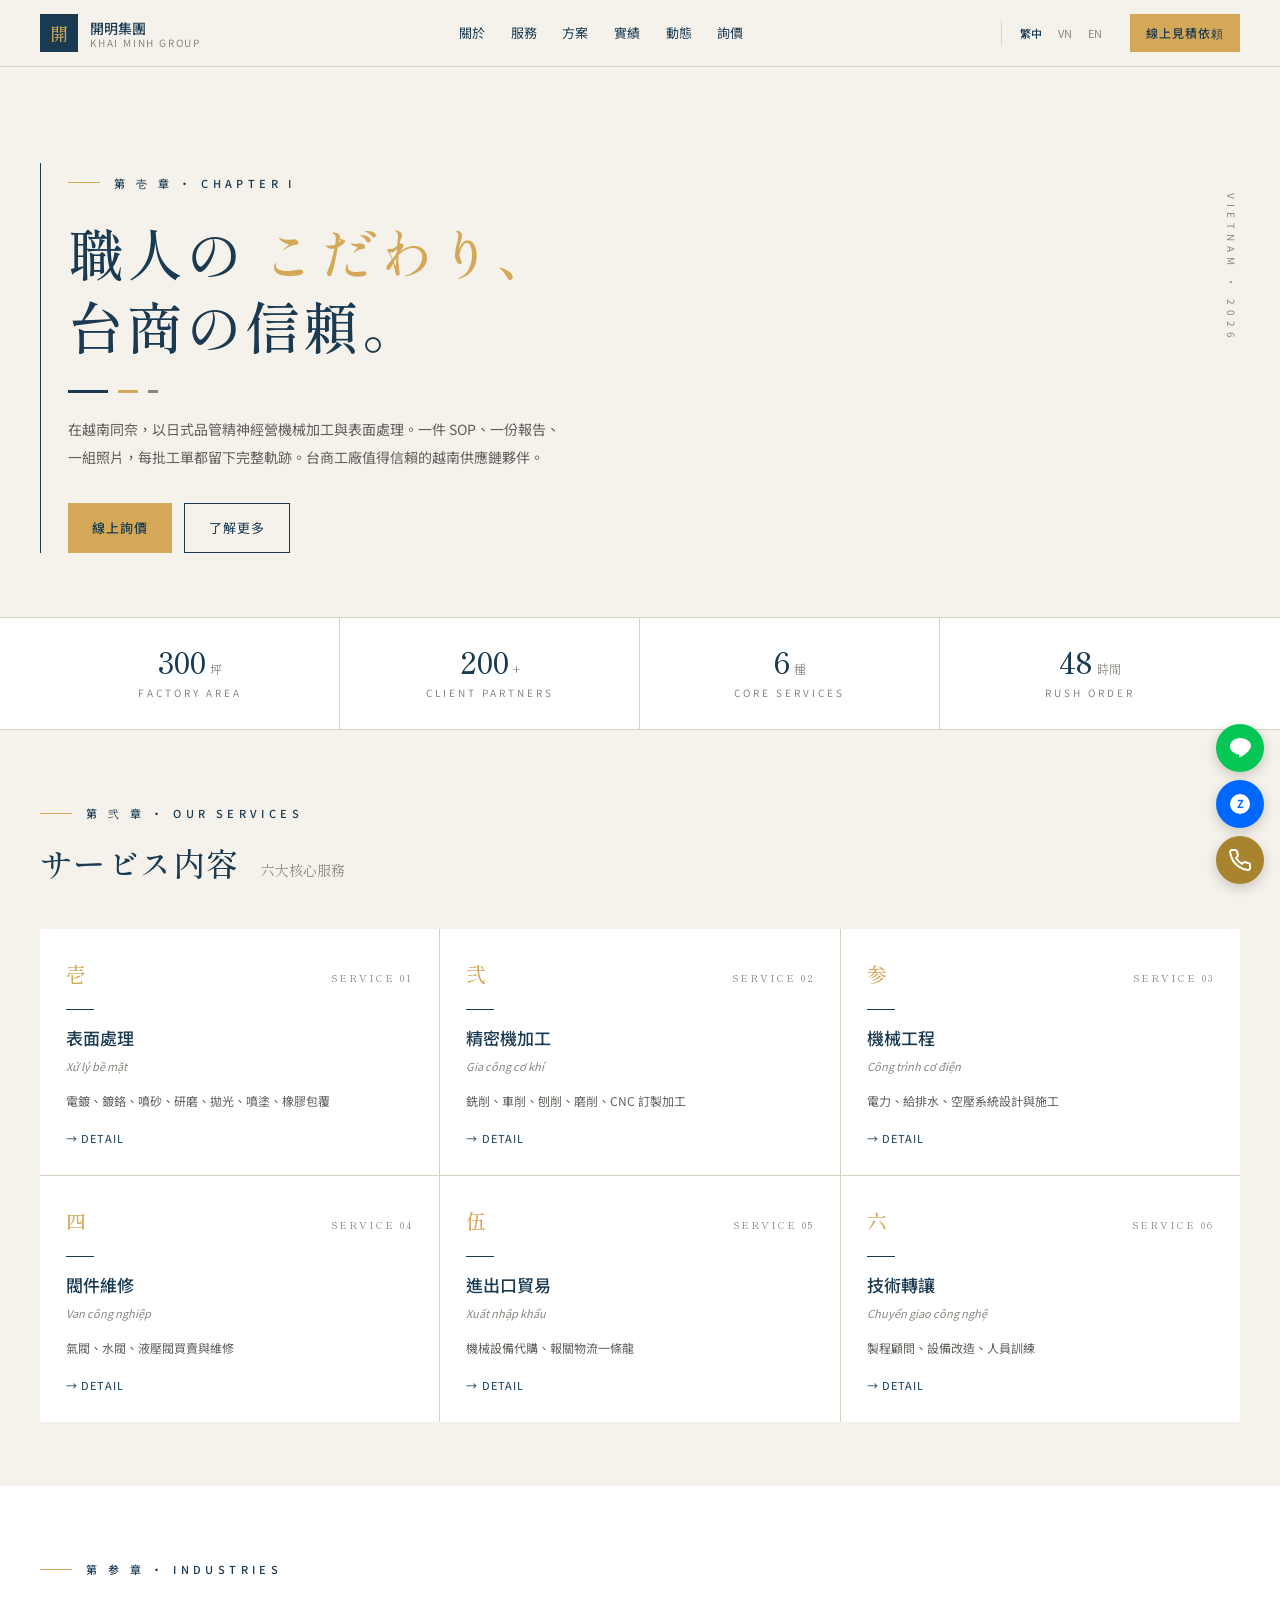
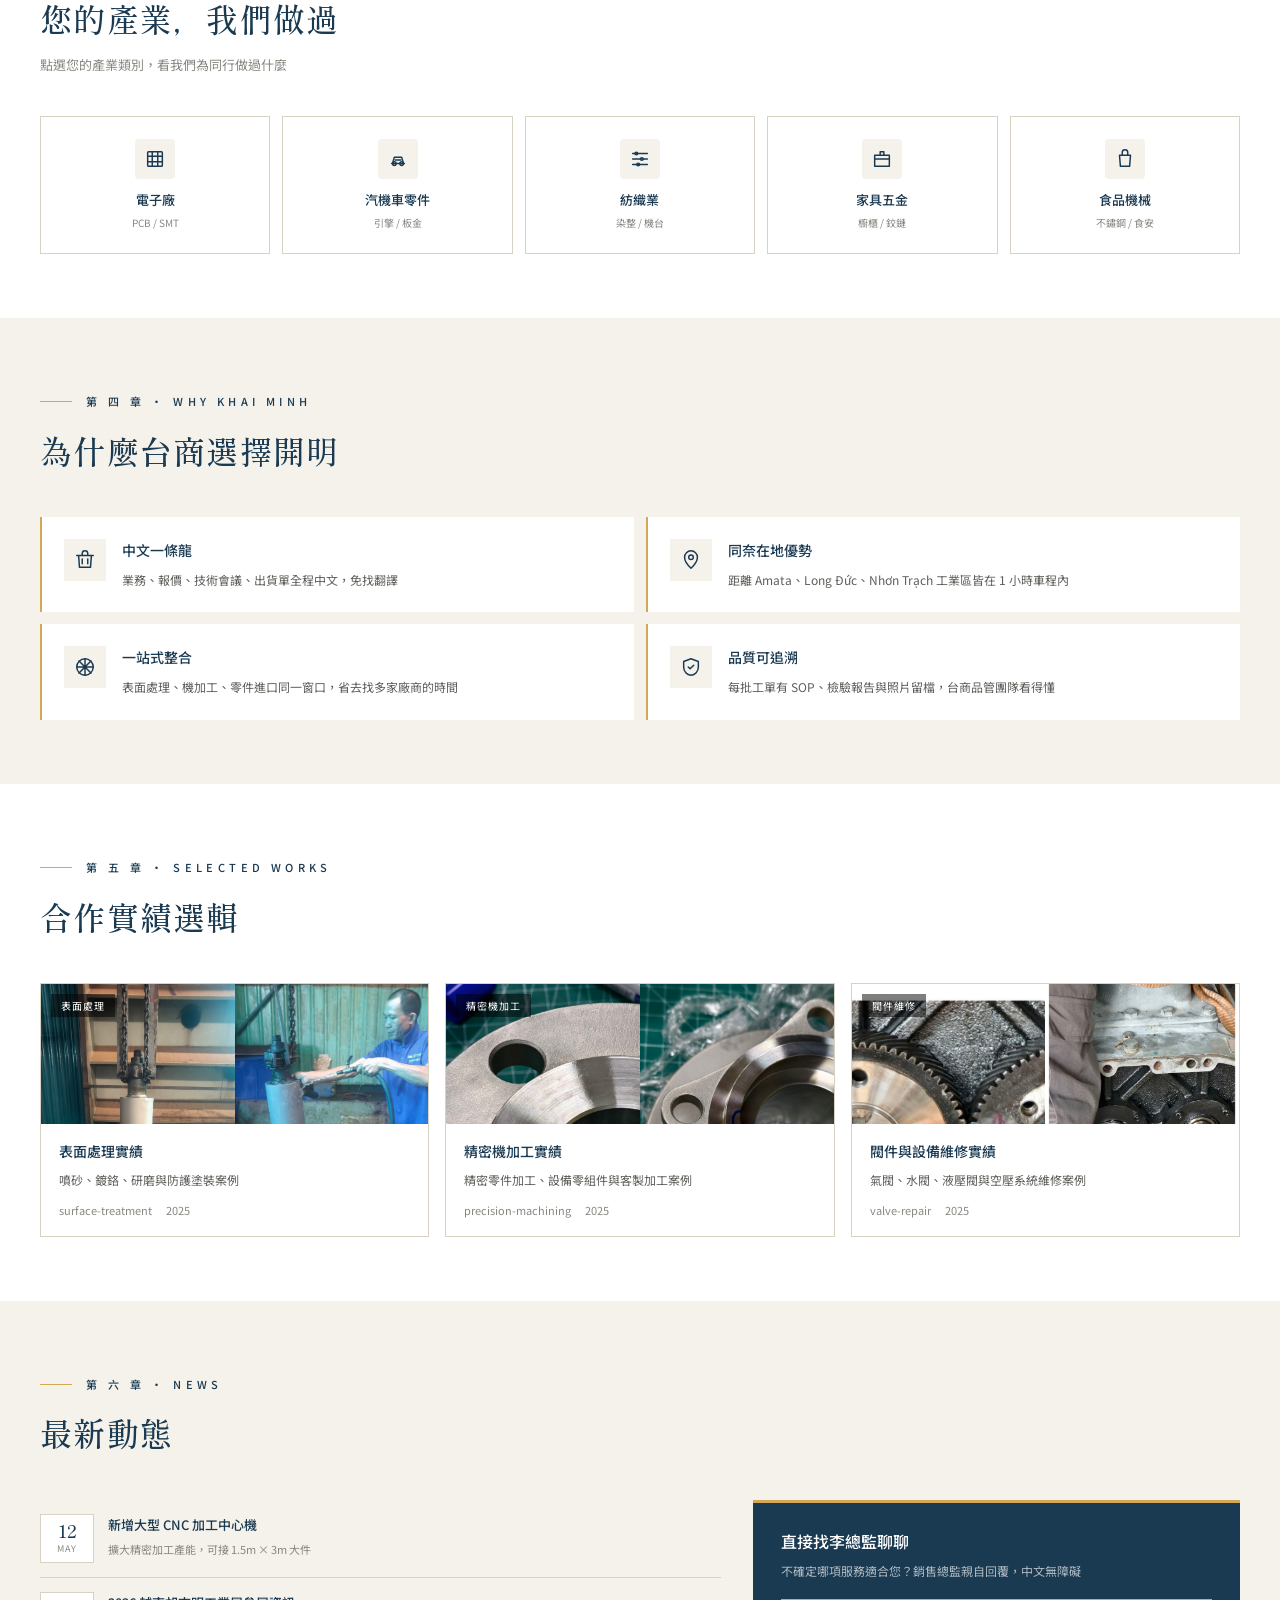
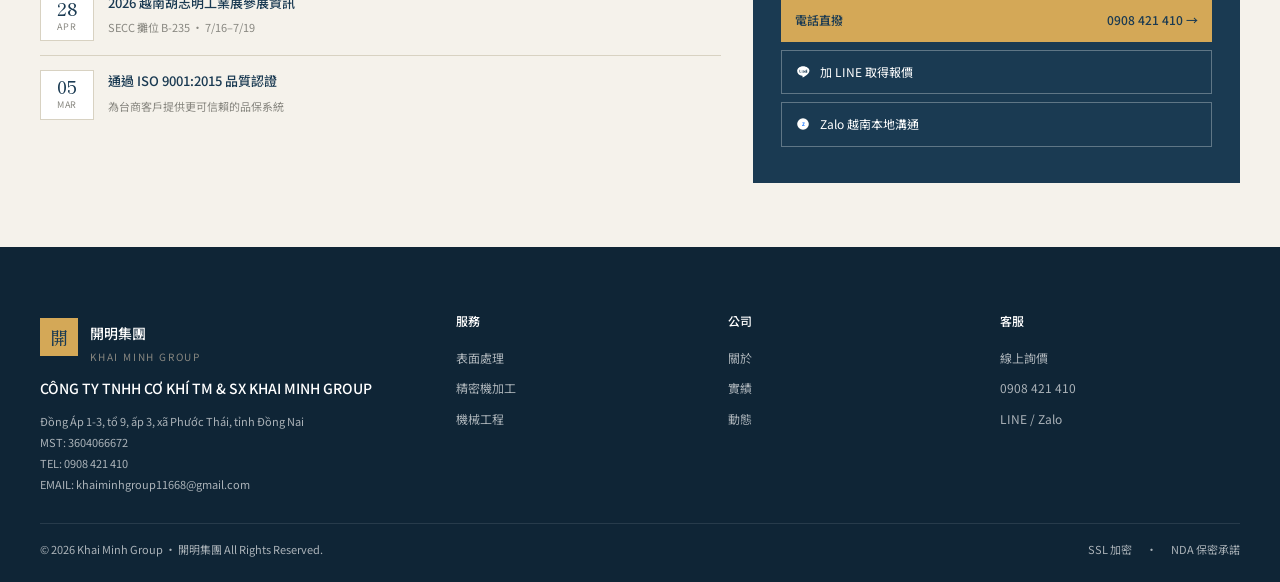
<file: khaiminh-website/index.html>
<!DOCTYPE html>
<html lang="zh-Hant">
<head>
  <meta charset="UTF-8">
  <meta name="viewport" content="width=device-width, initial-scale=1.0">
  <meta name="description" content="開明集團 Khai Minh Group · 越南同奈在地機械加工與表面處理。中文一條龍服務，每批工單附 SOP、檢驗報告、製程照片，台商工廠值得信賴的供應鏈夥伴。">
  <meta name="theme-color" content="#1A3A52">
  <meta property="og:title" content="開明集團 Khai Minh Group — 越南同奈表面處理 × 機加工 × 進出口">
  <meta property="og:description" content="日式品管精神，中文一條龍服務。台商工廠值得信賴的越南供應鏈夥伴。">
  <meta property="og:type" content="website">
  <title>開明集團 Khai Minh Group | 越南同奈表面處理 × 機加工 × 進出口</title>

  <link rel="preconnect" href="https://fonts.googleapis.com">
  <link rel="preconnect" href="https://fonts.gstatic.com" crossorigin>
  <link href="https://fonts.googleapis.com/css2?family=Noto+Sans+TC:wght@400;500;700&family=Noto+Serif+TC:wght@500;700&family=Shippori+Mincho:wght@500;600&display=swap" rel="stylesheet">
  <link rel="stylesheet" href="assets/css/styles.css">
  <link rel="icon" href="data:image/svg+xml,%3Csvg xmlns='http://www.w3.org/2000/svg' viewBox='0 0 38 38'%3E%3Crect fill='%231A3A52' width='38' height='38'/%3E%3Ctext x='50%25' y='50%25' fill='%23D4A857' font-family='serif' font-size='18' text-anchor='middle' dominant-baseline='central'%3E開%3C/text%3E%3C/svg%3E">
</head>
<body>

  <!-- ==================== HEADER ==================== -->
  <header class="header">
    <div class="header-inner">
      <a href="index.html" class="logo">
        <div class="logo-mark">開</div>
        <div class="logo-text">
          <strong data-i18n="site_name">開明集團</strong>
          <span data-i18n="site_name_en">KHAI MINH GROUP</span>
        </div>
      </a>

      <nav class="nav" id="mainNav">
        <a href="index.html#about" data-i18n="nav.about">關於</a>
        <a href="service.html" data-i18n="nav.services">服務</a>
        <a href="index.html#industries" data-i18n="nav.solutions">方案</a>
        <a href="index.html#projects" data-i18n="nav.works">實績</a>
        <a href="index.html#news" data-i18n="nav.news">動態</a>
        <a href="quote.html" data-i18n="nav.contact">詢價</a>
        <div class="lang-switch mobile-lang-switch" role="group" aria-label="Language">
          <button type="button" data-lang="tw">繁中</button>
          <button type="button" data-lang="vn">VN</button>
          <button type="button" data-lang="en">EN</button>
        </div>
      </nav>

      <div class="lang-switch" role="group" aria-label="Language">
        <button type="button" data-lang="tw">繁中</button>
        <button type="button" data-lang="vn">VN</button>
        <button type="button" data-lang="en">EN</button>
      </div>

      <a href="quote.html" class="btn-primary" data-i18n="btn.quote_now">線上見積依頼</a>

      <button class="menu-toggle" id="menuToggle" aria-label="Menu" aria-expanded="false">
        <span></span><span></span><span></span>
      </button>
    </div>
  </header>

  <!-- ==================== HERO ==================== -->
  <section class="hero">
    <div class="hero-inner">
      <div class="hero-line"></div>
      <div class="hero-vertical-text" data-i18n="home.vertical_text">VIETNAM · 2026</div>

      <div class="hero-content">
        <div class="chapter fade-in" data-i18n="home.hero_chapter">第 壱 章 · CHAPTER I</div>

        <h1 class="fade-in delay-1">
          <span data-i18n="home.hero_title_1">職人の</span>
          <span class="accent" data-i18n="home.hero_title_2">こだわり、</span><br>
          <span data-i18n="home.hero_title_3">台商の信頼。</span>
        </h1>

        <div class="bar-3 fade-in delay-2">
          <div></div><div></div><div></div>
        </div>

        <p class="hero-desc fade-in delay-3" data-i18n="home.hero_desc">在越南同奈，以日式品管精神經營機械加工與表面處理。一件 SOP、一份報告、一組照片，每批工單都留下完整軌跡。台商工廠值得信賴的越南供應鏈夥伴。</p>

        <div class="hero-cta fade-in delay-4">
          <a href="quote.html" class="btn-primary" data-i18n="btn.quote">線上詢價</a>
          <a href="service.html" class="btn-secondary" data-i18n="btn.learn_more">了解更多</a>
        </div>
      </div>
    </div>
  </section>

  <!-- ==================== STATS ==================== -->
  <section class="stats">
    <div class="stats-grid">
      <div class="stat">
        <div class="stat-num"><span data-i18n="home.stat_1_num">300</span><small data-i18n="home.stat_1_unit">坪</small></div>
        <div class="stat-label" data-i18n="home.stat_1_label">FACTORY AREA</div>
      </div>
      <div class="stat">
        <div class="stat-num"><span data-i18n="home.stat_2_num">200</span><small data-i18n="home.stat_2_unit">+</small></div>
        <div class="stat-label" data-i18n="home.stat_2_label">CLIENT PARTNERS</div>
      </div>
      <div class="stat">
        <div class="stat-num"><span data-i18n="home.stat_3_num">6</span><small data-i18n="home.stat_3_unit">種</small></div>
        <div class="stat-label" data-i18n="home.stat_3_label">CORE SERVICES</div>
      </div>
      <div class="stat">
        <div class="stat-num"><span data-i18n="home.stat_4_num">48</span><small data-i18n="home.stat_4_unit">時間</small></div>
        <div class="stat-label" data-i18n="home.stat_4_label">RUSH ORDER</div>
      </div>
    </div>
  </section>

  <!-- ==================== SERVICES ==================== -->
  <section class="section section-light" id="services">
    <div class="container">
      <div class="section-header">
        <div class="chapter" data-i18n="home.services_chapter">第 弐 章 · OUR SERVICES</div>
        <h2 class="section-title">
          <span data-i18n="home.services_title">サービス内容</span>
          <span class="sub" data-i18n="home.services_subtitle">六大核心服務</span>
        </h2>
      </div>

      <div class="services-grid">
        <a href="service.html" class="service-card">
          <div class="service-card-head">
            <div class="service-num">壱</div>
            <div class="service-idx">SERVICE 01</div>
          </div>
          <div class="service-divider"></div>
          <h3 class="service-title" data-i18n="home.service_1_name">表面處理</h3>
          <div class="service-title-sub" data-i18n="home.service_1_vn">Xử lý bề mặt</div>
          <p class="service-desc" data-i18n="home.service_1_desc">電鍍、鍍鉻、噴砂、研磨、拋光、噴塗、橡膠包覆</p>
          <div class="service-arrow">→ DETAIL</div>
        </a>

        <a href="service.html" class="service-card">
          <div class="service-card-head">
            <div class="service-num">弐</div>
            <div class="service-idx">SERVICE 02</div>
          </div>
          <div class="service-divider"></div>
          <h3 class="service-title" data-i18n="home.service_2_name">精密機加工</h3>
          <div class="service-title-sub" data-i18n="home.service_2_vn">Gia công cơ khí</div>
          <p class="service-desc" data-i18n="home.service_2_desc">銑削、車削、刨削、磨削、CNC 訂製加工</p>
          <div class="service-arrow">→ DETAIL</div>
        </a>

        <a href="service.html" class="service-card">
          <div class="service-card-head">
            <div class="service-num">参</div>
            <div class="service-idx">SERVICE 03</div>
          </div>
          <div class="service-divider"></div>
          <h3 class="service-title" data-i18n="home.service_3_name">機械工程</h3>
          <div class="service-title-sub" data-i18n="home.service_3_vn">Công trình cơ điện</div>
          <p class="service-desc" data-i18n="home.service_3_desc">電力、給排水、空壓系統設計與施工</p>
          <div class="service-arrow">→ DETAIL</div>
        </a>

        <a href="service.html" class="service-card">
          <div class="service-card-head">
            <div class="service-num">四</div>
            <div class="service-idx">SERVICE 04</div>
          </div>
          <div class="service-divider"></div>
          <h3 class="service-title" data-i18n="home.service_4_name">閥件維修</h3>
          <div class="service-title-sub" data-i18n="home.service_4_vn">Van công nghiệp</div>
          <p class="service-desc" data-i18n="home.service_4_desc">氣閥、水閥、液壓閥買賣與維修</p>
          <div class="service-arrow">→ DETAIL</div>
        </a>

        <a href="service.html" class="service-card">
          <div class="service-card-head">
            <div class="service-num">伍</div>
            <div class="service-idx">SERVICE 05</div>
          </div>
          <div class="service-divider"></div>
          <h3 class="service-title" data-i18n="home.service_5_name">進出口貿易</h3>
          <div class="service-title-sub" data-i18n="home.service_5_vn">Xuất nhập khẩu</div>
          <p class="service-desc" data-i18n="home.service_5_desc">機械設備代購、報關物流一條龍</p>
          <div class="service-arrow">→ DETAIL</div>
        </a>

        <a href="service.html" class="service-card">
          <div class="service-card-head">
            <div class="service-num">六</div>
            <div class="service-idx">SERVICE 06</div>
          </div>
          <div class="service-divider"></div>
          <h3 class="service-title" data-i18n="home.service_6_name">技術轉讓</h3>
          <div class="service-title-sub" data-i18n="home.service_6_vn">Chuyển giao công nghệ</div>
          <p class="service-desc" data-i18n="home.service_6_desc">製程顧問、設備改造、人員訓練</p>
          <div class="service-arrow">→ DETAIL</div>
        </a>
      </div>
    </div>
  </section>

  <!-- ==================== INDUSTRIES ==================== -->
  <section class="section section-white" id="industries">
    <div class="container">
      <div class="section-header">
        <div class="chapter" data-i18n="home.industries_chapter">第 参 章 · INDUSTRIES</div>
        <h2 class="section-title">
          <span data-i18n="home.industries_title">您的產業，我們做過</span>
        </h2>
        <p class="text-muted" style="font-size:13px; margin-top:8px;" data-i18n="home.industries_subtitle">點選您的產業類別，看我們為同行做過什麼</p>
      </div>

      <div class="industries-grid">
        <a href="quote.html" class="industry-card">
          <div class="industry-icon">
            <svg viewBox="0 0 24 24" fill="none" stroke-width="1.6" stroke-linecap="round" stroke-linejoin="round">
              <rect x="4" y="4" width="16" height="16" rx="1"/>
              <line x1="9" y1="4" x2="9" y2="20"/>
              <line x1="15" y1="4" x2="15" y2="20"/>
              <line x1="4" y1="9" x2="20" y2="9"/>
              <line x1="4" y1="15" x2="20" y2="15"/>
            </svg>
          </div>
          <div class="industry-name" data-i18n="home.ind_electronics">電子廠</div>
          <div class="industry-sub" data-i18n="home.ind_electronics_sub">PCB / SMT</div>
        </a>

        <a href="quote.html" class="industry-card">
          <div class="industry-icon">
            <svg viewBox="0 0 24 24" fill="none" stroke-width="1.6" stroke-linecap="round" stroke-linejoin="round">
              <path d="M5 17h14M6 17l2-7h8l2 7M9 13h6"/>
              <circle cx="8" cy="17" r="2"/>
              <circle cx="16" cy="17" r="2"/>
            </svg>
          </div>
          <div class="industry-name" data-i18n="home.ind_auto">汽機車零件</div>
          <div class="industry-sub" data-i18n="home.ind_auto_sub">引擎 / 板金</div>
        </a>

        <a href="quote.html" class="industry-card">
          <div class="industry-icon">
            <svg viewBox="0 0 24 24" fill="none" stroke-width="1.6" stroke-linecap="round" stroke-linejoin="round">
              <path d="M4 6h16M4 12h16M4 18h16"/>
              <circle cx="8" cy="6" r="1.5"/>
              <circle cx="14" cy="12" r="1.5"/>
              <circle cx="10" cy="18" r="1.5"/>
            </svg>
          </div>
          <div class="industry-name" data-i18n="home.ind_textile">紡織業</div>
          <div class="industry-sub" data-i18n="home.ind_textile_sub">染整 / 機台</div>
        </a>

        <a href="quote.html" class="industry-card">
          <div class="industry-icon">
            <svg viewBox="0 0 24 24" fill="none" stroke-width="1.6" stroke-linecap="round" stroke-linejoin="round">
              <rect x="4" y="8" width="16" height="12"/>
              <path d="M4 12h16M10 8V4h4v4"/>
            </svg>
          </div>
          <div class="industry-name" data-i18n="home.ind_furniture">家具五金</div>
          <div class="industry-sub" data-i18n="home.ind_furniture_sub">櫥櫃 / 鉸鏈</div>
        </a>

        <a href="quote.html" class="industry-card">
          <div class="industry-icon">
            <svg viewBox="0 0 24 24" fill="none" stroke-width="1.6" stroke-linecap="round" stroke-linejoin="round">
              <path d="M6 8h12l-1 12H7zM9 8V5a3 3 0 016 0v3"/>
            </svg>
          </div>
          <div class="industry-name" data-i18n="home.ind_food">食品機械</div>
          <div class="industry-sub" data-i18n="home.ind_food_sub">不鏽鋼 / 食安</div>
        </a>
      </div>
    </div>
  </section>

  <!-- ==================== REASONS ==================== -->
  <section class="section section-light" id="about">
    <div class="container">
      <div class="section-header">
        <div class="chapter" data-i18n="home.reasons_chapter">第 四 章 · WHY KHAI MINH</div>
        <h2 class="section-title" data-i18n="home.reasons_title">為什麼台商選擇開明</h2>
      </div>

      <div class="reasons-grid">
        <div class="reason">
          <div class="reason-icon">
            <svg viewBox="0 0 24 24" fill="none" stroke-width="1.6" stroke-linecap="round" stroke-linejoin="round">
              <path d="M3 7h18M5 7l1 13h12l1-13M9 7V5a3 3 0 016 0v2"/>
              <path d="M9 11v5M15 11v5"/>
            </svg>
          </div>
          <div>
            <div class="reason-title" data-i18n="home.reason_1_title">中文一條龍</div>
            <p class="reason-desc" data-i18n="home.reason_1_desc">業務、報價、技術會議、出貨單全程中文，免找翻譯</p>
          </div>
        </div>

        <div class="reason">
          <div class="reason-icon">
            <svg viewBox="0 0 24 24" fill="none" stroke-width="1.6" stroke-linecap="round" stroke-linejoin="round">
              <path d="M12 21s-7-6.5-7-12a7 7 0 0114 0c0 5.5-7 12-7 12z"/>
              <circle cx="12" cy="9" r="2.5"/>
            </svg>
          </div>
          <div>
            <div class="reason-title" data-i18n="home.reason_2_title">同奈在地優勢</div>
            <p class="reason-desc" data-i18n="home.reason_2_desc">距離 Amata、Long Đức、Nhơn Trạch 工業區皆在 1 小時車程內</p>
          </div>
        </div>

        <div class="reason">
          <div class="reason-icon">
            <svg viewBox="0 0 24 24" fill="none" stroke-width="1.6" stroke-linecap="round" stroke-linejoin="round">
              <circle cx="12" cy="12" r="9"/>
              <path d="M12 3v18M3 12h18M5.5 5.5l13 13M5.5 18.5l13-13"/>
            </svg>
          </div>
          <div>
            <div class="reason-title" data-i18n="home.reason_3_title">一站式整合</div>
            <p class="reason-desc" data-i18n="home.reason_3_desc">表面處理、機加工、零件進口同一窗口，省去找多家廠商的時間</p>
          </div>
        </div>

        <div class="reason">
          <div class="reason-icon">
            <svg viewBox="0 0 24 24" fill="none" stroke-width="1.6" stroke-linecap="round" stroke-linejoin="round">
              <path d="M9 12l2 2 4-4"/>
              <path d="M12 3l8 3v6c0 5-3.5 8.5-8 9-4.5-.5-8-4-8-9V6z"/>
            </svg>
          </div>
          <div>
            <div class="reason-title" data-i18n="home.reason_4_title">品質可追溯</div>
            <p class="reason-desc" data-i18n="home.reason_4_desc">每批工單有 SOP、檢驗報告與照片留檔，台商品管團隊看得懂</p>
          </div>
        </div>
      </div>
    </div>
  </section>

  <!-- ==================== PROJECTS ==================== -->
  <section class="section section-white" id="projects">
    <div class="container">
      <div class="section-header">
        <div class="chapter" data-i18n="home.projects_chapter">第 五 章 · SELECTED WORKS</div>
        <h2 class="section-title" data-i18n="home.projects_title">合作實績選輯</h2>
      </div>

      <div class="projects-grid">
        <article class="project-card">
          <div class="project-img">
            <div class="project-photo-grid" data-case-category="surface-treatment">
              <img src="assets/img/cases/surface-treatment/553460.jpg" alt="表面處理實績照片 1">
              <img src="assets/img/cases/surface-treatment/553461.jpg" alt="表面處理實績照片 2">
              <img src="assets/img/cases/surface-treatment/553462.jpg" alt="表面處理實績照片 3">
              <div class="project-photo-fallback"></div>
            </div>
            <div class="project-img-tag">表面處理</div>
          </div>
          <div class="project-body">
            <h3 class="project-title">表面處理實績</h3>
            <p class="project-desc">噴砂、鍍鉻、研磨與防護塗裝案例</p>
            <div class="project-meta">
              <span>surface-treatment</span>
              <span>2025</span>
            </div>
          </div>
        </article>

        <article class="project-card">
          <div class="project-img">
            <div class="project-photo-grid project-photo-grid--placeholder" data-case-category="precision-machining">
              <div class="project-photo-fallback"></div>
              <div class="project-photo-fallback"></div>
              <div class="project-photo-fallback"></div>
              <div class="project-photo-fallback"></div>
            </div>
            <div class="project-img-tag">精密機加工</div>
          </div>
          <div class="project-body">
            <h3 class="project-title">精密機加工實績</h3>
            <p class="project-desc">精密零件加工、設備零組件與客製加工案例</p>
            <div class="project-meta">
              <span>precision-machining</span>
              <span>2025</span>
            </div>
          </div>
        </article>

        <article class="project-card">
          <div class="project-img">
            <div class="project-photo-grid" data-case-category="valve-repair">
              <img src="assets/img/cases/valve-repair/553462.jpg" alt="閥件維修實績照片 1">
              <img src="assets/img/cases/valve-repair/553463.jpg" alt="閥件維修實績照片 2">
              <img src="assets/img/cases/valve-repair/553464.jpg" alt="閥件維修實績照片 3">
              <img src="assets/img/cases/valve-repair/553465.jpg" alt="閥件維修實績照片 4">
            </div>
            <div class="project-img-tag">閥件維修</div>
          </div>
          <div class="project-body">
            <h3 class="project-title">閥件與設備維修實績</h3>
            <p class="project-desc">氣閥、水閥、液壓閥與空壓系統維修案例</p>
            <div class="project-meta">
              <span>valve-repair</span>
              <span>2025</span>
            </div>
          </div>
        </article>
      </div>
    </div>
  </section>

  <!-- ==================== NEWS + CTA ==================== -->
  <section class="section section-light" id="news">
    <div class="container">
      <div class="section-header">
        <div class="chapter" data-i18n="home.news_chapter">第 六 章 · NEWS</div>
        <h2 class="section-title" data-i18n="home.news_title">最新動態</h2>
      </div>

      <div class="news-cta-row">
        <div>
          <div class="news-item">
            <div class="news-date">
              <div class="news-date-day">12</div>
              <div class="news-date-mon">MAY</div>
            </div>
            <div>
              <div class="news-title" data-i18n="home.news_1_title">新增大型 CNC 加工中心機</div>
              <div class="news-sub" data-i18n="home.news_1_desc">擴大精密加工產能，可接 1.5m × 3m 大件</div>
            </div>
          </div>

          <div class="news-item">
            <div class="news-date">
              <div class="news-date-day">28</div>
              <div class="news-date-mon">APR</div>
            </div>
            <div>
              <div class="news-title" data-i18n="home.news_2_title">2026 越南胡志明工業展參展資訊</div>
              <div class="news-sub" data-i18n="home.news_2_desc">SECC 攤位 B-235 ‧ 7/16–7/19</div>
            </div>
          </div>

          <div class="news-item">
            <div class="news-date">
              <div class="news-date-day">05</div>
              <div class="news-date-mon">MAR</div>
            </div>
            <div>
              <div class="news-title" data-i18n="home.news_3_title">通過 ISO 9001:2015 品質認證</div>
              <div class="news-sub" data-i18n="home.news_3_desc">為台商客戶提供更可信賴的品保系統</div>
            </div>
          </div>
        </div>

        <aside class="cta-box">
          <div class="cta-title" data-i18n="home.cta_title">直接找李總監聊聊</div>
          <p class="cta-desc" data-i18n="home.cta_desc">不確定哪項服務適合您？銷售總監親自回覆，中文無障礙</p>

          <a href="tel:+84908421410" class="cta-btn">
            <span data-i18n="home.cta_phone_label">電話直撥</span>
            <span>0908 421 410 →</span>
          </a>

          <a href="https://line.me/R/ti/p/@khaiminh" class="cta-btn-outline" target="_blank" rel="noopener">
            <svg width="14" height="14" viewBox="0 0 24 24" fill="currentColor"><path d="M12 2C6.5 2 2 5.7 2 10.2c0 4.1 3.6 7.5 8.4 8.1.3.1.7.2.8.5.1.3.1.7 0 1l-.1.8c-.1.3-.2 1.1 1 .6 1.1-.5 6.2-3.7 8.5-6.3 1.5-1.7 2.4-3.4 2.4-5.4C23 6 18.5 2 12 2zm-4 11H6.4c-.2 0-.4-.2-.4-.4V8.4c0-.2.2-.4.4-.4h.2c.2 0 .4.2.4.4v3.4H8c.2 0 .4.2.4.4s-.2.4-.4.4zm2-3.7c0-.2.2-.4.4-.4s.4.2.4.4v4.1c0 .2-.2.4-.4.4s-.4-.2-.4-.4V9.3zm6 4.1c0 .2-.1.3-.3.4h-.2l-1.9-2.6v2.2c0 .2-.2.4-.4.4s-.4-.2-.4-.4V9.3c0-.2.1-.3.3-.4h.3l1.9 2.6V9.3c0-.2.2-.4.4-.4s.4.2.4.4v4.1zm3-2.5c.2 0 .4.2.4.4s-.2.4-.4.4h-1.2v.9H19c.2 0 .4.2.4.4s-.2.4-.4.4h-1.6c-.2 0-.4-.2-.4-.4V8.4c0-.2.2-.4.4-.4H19c.2 0 .4.2.4.4s-.2.4-.4.4h-1.2v.9H19z"/></svg>
            <span data-i18n="home.cta_line_label">加 LINE 取得報價</span>
          </a>

          <a href="https://zalo.me/84908421410" class="cta-btn-outline" target="_blank" rel="noopener">
            <svg width="14" height="14" viewBox="0 0 24 24" fill="currentColor"><circle cx="12" cy="12" r="10"/><text x="12" y="15" font-size="8" font-weight="bold" fill="#0068FF" text-anchor="middle">Z</text></svg>
            <span data-i18n="home.cta_zalo_label">Zalo 越南本地溝通</span>
          </a>
        </aside>
      </div>
    </div>
  </section>

  <!-- ==================== FOOTER ==================== -->
  <footer class="footer">
    <div class="container">
      <div class="footer-grid">
        <div class="footer-brand">
          <div class="logo">
            <div class="logo-mark">開</div>
            <div class="logo-text">
              <strong style="color:white" data-i18n="site_name">開明集團</strong>
              <span data-i18n="site_name_en">KHAI MINH GROUP</span>
            </div>
          </div>
          <strong data-i18n="footer.company_full">CÔNG TY TNHH CƠ KHÍ TM & SX KHAI MINH GROUP</strong>
          <p>
            <span data-i18n="footer.address">Đồng Áp 1-3, tổ 9, ấp 3, xã Phước Thái, tỉnh Đồng Nai</span><br>
            <span data-i18n="footer.tax_id">MST: 3604066672</span><br>
            TEL: <a href="tel:+84908421410">0908 421 410</a><br>
            EMAIL: <a href="mailto:khaiminhgroup11668@gmail.com">khaiminhgroup11668@gmail.com</a>
          </p>
        </div>

        <div class="footer-col">
          <h4 data-i18n="footer.col_services">服務</h4>
          <a href="service.html" data-i18n="home.service_1_name">表面處理</a>
          <a href="service.html" data-i18n="home.service_2_name">精密機加工</a>
          <a href="service.html" data-i18n="home.service_3_name">機械工程</a>
        </div>

        <div class="footer-col">
          <h4 data-i18n="footer.col_company">公司</h4>
          <a href="index.html#about" data-i18n="nav.about">關於開明</a>
          <a href="index.html#projects" data-i18n="nav.works">合作實績</a>
          <a href="index.html#news" data-i18n="nav.news">最新動態</a>
        </div>

        <div class="footer-col">
          <h4 data-i18n="footer.col_contact">客服</h4>
          <a href="quote.html" data-i18n="btn.quote">線上詢價</a>
          <a href="tel:+84908421410">0908 421 410</a>
          <a href="https://line.me/R/ti/p/@khaiminh" target="_blank" rel="noopener">LINE / Zalo</a>
        </div>
      </div>

      <div class="footer-bottom">
        <div data-i18n="footer.copyright">© 2026 Khai Minh Group ‧ 開明集團 All Rights Reserved.</div>
        <div class="footer-social">
          <span data-i18n="footer.ssl">SSL 加密</span>
          <span>·</span>
          <span data-i18n="footer.nda">NDA 保密承諾</span>
        </div>
      </div>
    </div>
  </footer>

  <!-- ==================== FLOATING CONTACT ==================== -->
  <div class="floating-contact">
    <a href="https://line.me/R/ti/p/@khaiminh" class="fc-btn fc-line" target="_blank" rel="noopener" aria-label="LINE">
      <span class="fc-btn-label" data-i18n="floating.line_label">LINE 諮詢</span>
      <svg viewBox="0 0 24 24" fill="currentColor"><path d="M12 2C6.5 2 2 5.7 2 10.2c0 4.1 3.6 7.5 8.4 8.1.3.1.7.2.8.5.1.3.1.7 0 1l-.1.8c-.1.3-.2 1.1 1 .6 1.1-.5 6.2-3.7 8.5-6.3 1.5-1.7 2.4-3.4 2.4-5.4C23 6 18.5 2 12 2z"/></svg>
    </a>
    <a href="https://zalo.me/84908421410" class="fc-btn fc-zalo" target="_blank" rel="noopener" aria-label="Zalo">
      <span class="fc-btn-label" data-i18n="floating.zalo_label">Zalo 聯絡</span>
      <svg viewBox="0 0 24 24" fill="currentColor"><circle cx="12" cy="12" r="10"/><text x="12" y="16" font-size="11" font-weight="bold" fill="#0068FF" text-anchor="middle">Z</text></svg>
    </a>
    <a href="tel:+84908421410" class="fc-btn fc-phone" aria-label="Phone">
      <span class="fc-btn-label" data-i18n="floating.phone_label">撥打電話</span>
      <svg viewBox="0 0 24 24" fill="none" stroke="currentColor" stroke-width="2" stroke-linecap="round" stroke-linejoin="round"><path d="M22 16.92v3a2 2 0 01-2.18 2 19.79 19.79 0 01-8.63-3.07 19.5 19.5 0 01-6-6 19.79 19.79 0 01-3.07-8.67A2 2 0 014.11 2h3a2 2 0 012 1.72c.13.96.37 1.9.72 2.81a2 2 0 01-.45 2.11L8.09 9.91a16 16 0 006 6l1.27-1.27a2 2 0 012.11-.45c.91.35 1.85.59 2.81.72A2 2 0 0122 16.92z"/></svg>
    </a>
  </div>

  <script src="assets/js/i18n.js?v=20260521-2"></script>
  <script src="assets/js/main.js?v=20260521-4"></script>
</body>
</html>
</file>
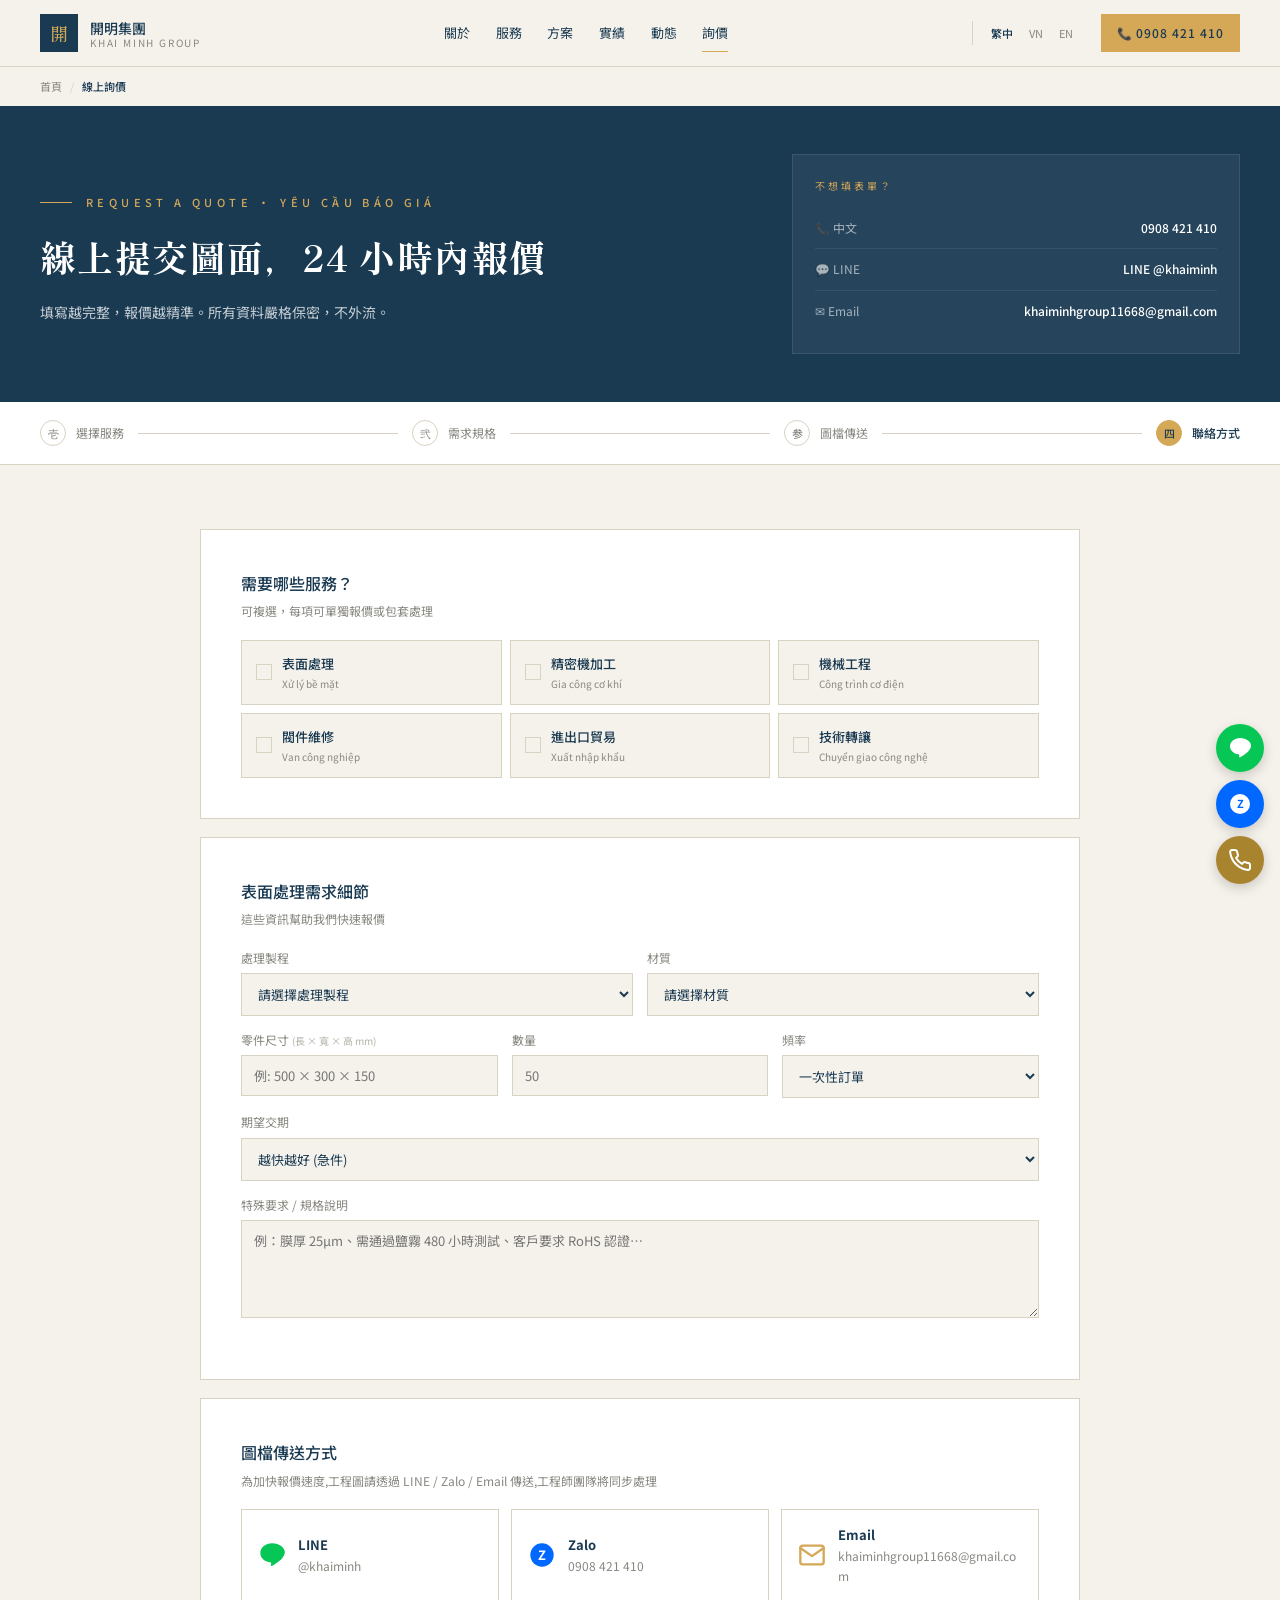
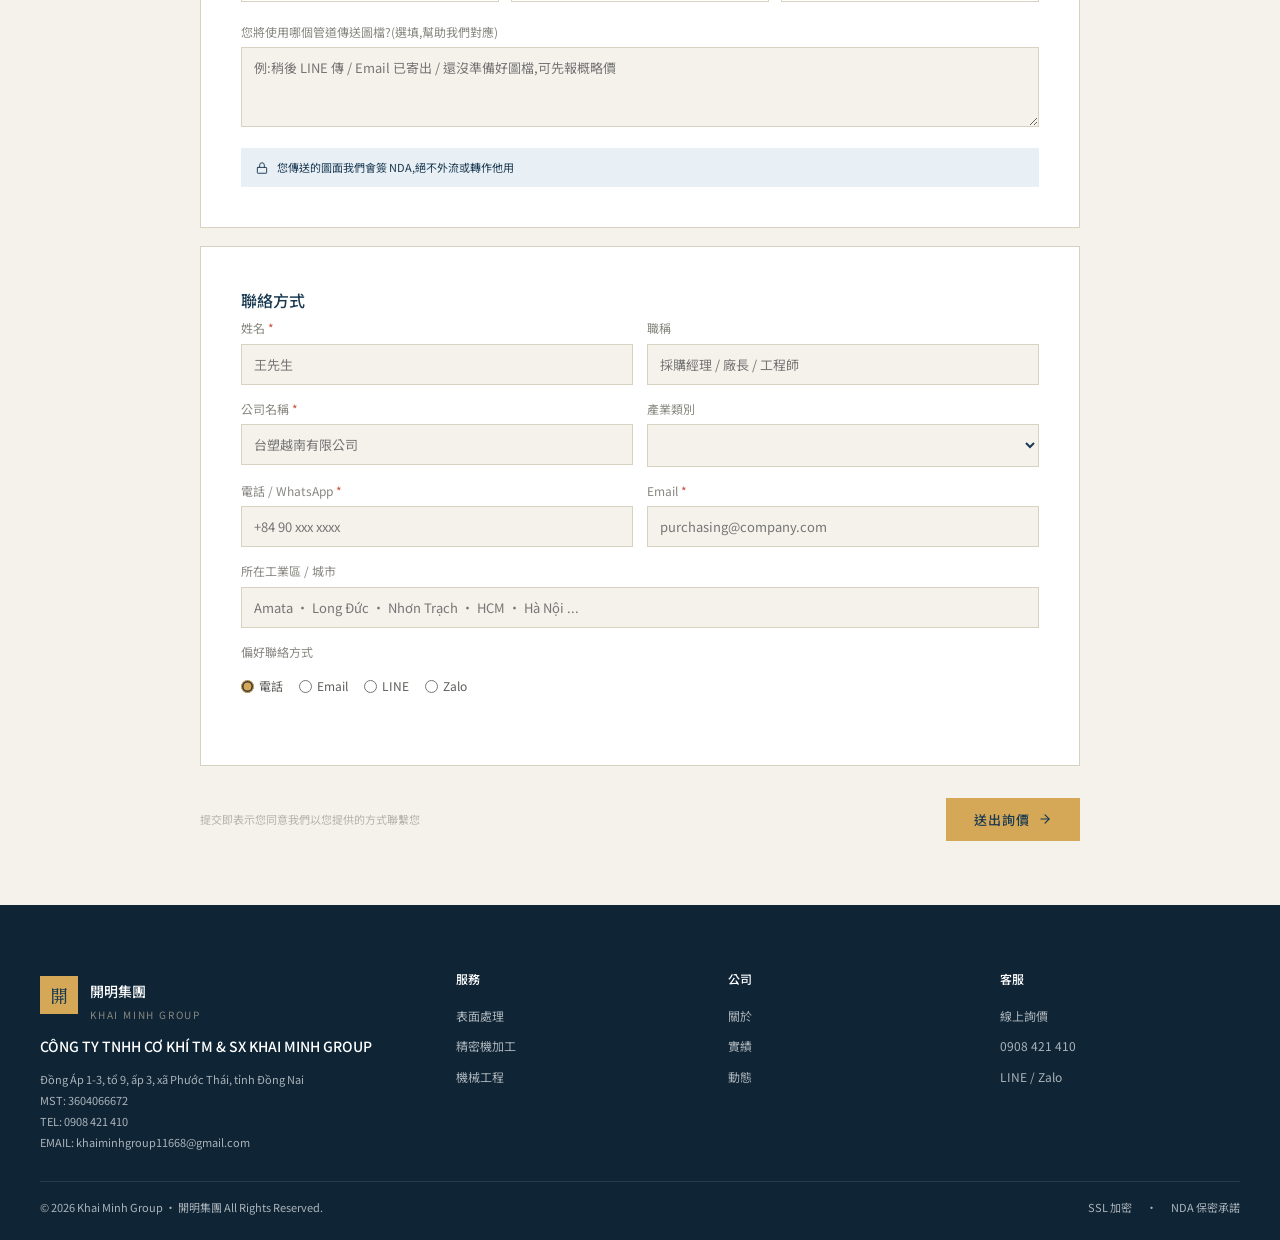
<file: khaiminh-website/quote.html>
<!DOCTYPE html>
<html lang="zh-Hant">
<head>
  <meta charset="UTF-8">
  <meta name="viewport" content="width=device-width, initial-scale=1.0">
  <meta name="description" content="開明集團線上詢價 — 24 小時內回覆報價。上傳圖面或樣品照片，工程師團隊立即評估。資料嚴格保密，簽 NDA 保證不外流。">
  <meta name="theme-color" content="#1A3A52">
  <title>線上詢價 | 開明集團 Khai Minh Group</title>

  <link rel="preconnect" href="https://fonts.googleapis.com">
  <link rel="preconnect" href="https://fonts.gstatic.com" crossorigin>
  <link href="https://fonts.googleapis.com/css2?family=Noto+Sans+TC:wght@400;500;700&family=Noto+Serif+TC:wght@500;700&family=Shippori+Mincho:wght@500;600&display=swap" rel="stylesheet">
  <link rel="stylesheet" href="assets/css/styles.css">
  <link rel="icon" href="data:image/svg+xml,%3Csvg xmlns='http://www.w3.org/2000/svg' viewBox='0 0 38 38'%3E%3Crect fill='%231A3A52' width='38' height='38'/%3E%3Ctext x='50%25' y='50%25' fill='%23D4A857' font-family='serif' font-size='18' text-anchor='middle' dominant-baseline='central'%3E開%3C/text%3E%3C/svg%3E">
</head>
<body>

  <!-- ==================== HEADER ==================== -->
  <header class="header">
    <div class="header-inner">
      <a href="index.html" class="logo">
        <div class="logo-mark">開</div>
        <div class="logo-text">
          <strong data-i18n="site_name">開明集團</strong>
          <span data-i18n="site_name_en">KHAI MINH GROUP</span>
        </div>
      </a>

      <nav class="nav" id="mainNav">
        <a href="index.html#about" data-i18n="nav.about">關於</a>
        <a href="service.html" data-i18n="nav.services">服務</a>
        <a href="index.html#industries" data-i18n="nav.solutions">方案</a>
        <a href="index.html#projects" data-i18n="nav.works">實績</a>
        <a href="index.html#news" data-i18n="nav.news">動態</a>
        <a href="quote.html" class="active" data-i18n="nav.contact">詢價</a>
        <div class="lang-switch mobile-lang-switch" role="group" aria-label="Language">
          <button type="button" data-lang="tw">繁中</button>
          <button type="button" data-lang="vn">VN</button>
          <button type="button" data-lang="en">EN</button>
        </div>
      </nav>

      <div class="lang-switch" role="group" aria-label="Language">
        <button type="button" data-lang="tw">繁中</button>
        <button type="button" data-lang="vn">VN</button>
        <button type="button" data-lang="en">EN</button>
      </div>

      <a href="tel:+84908421410" class="btn-primary">📞 0908 421 410</a>

      <button class="menu-toggle" id="menuToggle" aria-label="Menu" aria-expanded="false">
        <span></span><span></span><span></span>
      </button>
    </div>
  </header>

  <!-- ==================== BREADCRUMB ==================== -->
  <nav class="breadcrumb" aria-label="Breadcrumb">
    <div class="container">
      <a href="index.html" data-i18n="service_page.breadcrumb_home">首頁</a>
      <span class="sep">/</span>
      <span class="current" data-i18n="quote_page.breadcrumb_current">線上詢價</span>
    </div>
  </nav>

  <!-- ==================== QUOTE HERO ==================== -->
  <section class="service-hero" style="padding: 48px 0;">
    <div class="container">
      <div class="service-hero-grid">
        <div>
          <div class="chapter" style="color:#D4A857;" data-i18n="quote_page.hero_label">REQUEST A QUOTE · YÊU CẦU BÁO GIÁ</div>
          <h1 data-i18n="quote_page.hero_title">線上提交圖面，24 小時內報價</h1>
          <p class="desc" data-i18n="quote_page.hero_desc">填寫越完整，報價越精準。所有資料嚴格保密，不外流。</p>
        </div>

        <div class="quick-facts">
          <div class="quick-facts-title" data-i18n="quote_page.alt_title">不想填表單？</div>
          <a href="tel:+84908421410" class="qf-row" style="color:white; text-decoration:none;">
            <span class="label">📞 <span data-i18n="quote_page.alt_phone">中文</span></span>
            <span class="value">0908 421 410</span>
          </a>
          <a href="https://line.me/R/ti/p/@khaiminh" target="_blank" rel="noopener" class="qf-row" style="color:white; text-decoration:none;">
            <span class="label">💬 LINE</span>
            <span class="value" data-i18n="quote_page.alt_line">LINE @khaiminh</span>
          </a>
          <a href="mailto:khaiminhgroup11668@gmail.com" class="qf-row" style="color:white; text-decoration:none;">
            <span class="label">✉ Email</span>
            <span class="value" data-i18n="quote_page.alt_email">khaiminhgroup11668@gmail.com</span>
          </a>
        </div>
      </div>
    </div>
  </section>

  <!-- ==================== STEPPER ==================== -->
  <div class="form-stepper">
    <div class="form-stepper-inner">
      <div class="fs-step active" data-step="1">
        <div class="fs-step-num">壱</div>
        <div class="fs-step-label" data-i18n="quote_page.step_1">選擇服務</div>
      </div>
      <div class="fs-line"></div>
      <div class="fs-step" data-step="2">
        <div class="fs-step-num">弐</div>
        <div class="fs-step-label" data-i18n="quote_page.step_2">需求規格</div>
      </div>
      <div class="fs-line"></div>
      <div class="fs-step" data-step="3">
        <div class="fs-step-num">参</div>
        <div class="fs-step-label" data-i18n="quote_page.step_3">圖檔傳送</div>
      </div>
      <div class="fs-line"></div>
      <div class="fs-step" data-step="4">
        <div class="fs-step-num">四</div>
        <div class="fs-step-label" data-i18n="quote_page.step_4">聯絡方式</div>
      </div>
    </div>
  </div>

  <!-- ==================== FORM ==================== -->
  <section class="section section-light">
    <div class="container-narrow">

      <form id="quoteForm" novalidate>
        <!-- Honeypot (anti-spam) -->
        <input type="text" name="_gotcha" style="display:none" tabindex="-1" autocomplete="off">

        <!-- Step 1: 服務選擇 -->
        <section class="form-section" data-section="1">
          <h2 class="form-section-title" data-i18n="quote_page.sec_1_title">需要哪些服務？</h2>
          <p class="form-section-sub" data-i18n="quote_page.sec_1_sub">可複選，每項可單獨報價或包套處理</p>

          <div class="service-pick-grid">
            <label class="service-pick">
              <input type="checkbox" name="services[]" value="surface">
              <span class="check-box">
                <svg viewBox="0 0 24 24" fill="none" stroke="currentColor" stroke-width="3" stroke-linecap="round" stroke-linejoin="round"><polyline points="20 6 9 17 4 12"/></svg>
              </span>
              <div>
                <div class="service-pick-title" data-i18n="home.service_1_name">表面處理</div>
                <div class="service-pick-sub" data-i18n="home.service_1_vn">Xử lý bề mặt</div>
              </div>
            </label>

            <label class="service-pick">
              <input type="checkbox" name="services[]" value="machining">
              <span class="check-box">
                <svg viewBox="0 0 24 24" fill="none" stroke="currentColor" stroke-width="3" stroke-linecap="round" stroke-linejoin="round"><polyline points="20 6 9 17 4 12"/></svg>
              </span>
              <div>
                <div class="service-pick-title" data-i18n="home.service_2_name">精密機加工</div>
                <div class="service-pick-sub" data-i18n="home.service_2_vn">Gia công cơ khí</div>
              </div>
            </label>

            <label class="service-pick">
              <input type="checkbox" name="services[]" value="engineering">
              <span class="check-box">
                <svg viewBox="0 0 24 24" fill="none" stroke="currentColor" stroke-width="3" stroke-linecap="round" stroke-linejoin="round"><polyline points="20 6 9 17 4 12"/></svg>
              </span>
              <div>
                <div class="service-pick-title" data-i18n="home.service_3_name">機械工程</div>
                <div class="service-pick-sub" data-i18n="home.service_3_vn">Công trình cơ điện</div>
              </div>
            </label>

            <label class="service-pick">
              <input type="checkbox" name="services[]" value="valve">
              <span class="check-box">
                <svg viewBox="0 0 24 24" fill="none" stroke="currentColor" stroke-width="3" stroke-linecap="round" stroke-linejoin="round"><polyline points="20 6 9 17 4 12"/></svg>
              </span>
              <div>
                <div class="service-pick-title" data-i18n="home.service_4_name">閥件維修</div>
                <div class="service-pick-sub" data-i18n="home.service_4_vn">Van công nghiệp</div>
              </div>
            </label>

            <label class="service-pick">
              <input type="checkbox" name="services[]" value="trading">
              <span class="check-box">
                <svg viewBox="0 0 24 24" fill="none" stroke="currentColor" stroke-width="3" stroke-linecap="round" stroke-linejoin="round"><polyline points="20 6 9 17 4 12"/></svg>
              </span>
              <div>
                <div class="service-pick-title" data-i18n="home.service_5_name">進出口貿易</div>
                <div class="service-pick-sub" data-i18n="home.service_5_vn">Xuất nhập khẩu</div>
              </div>
            </label>

            <label class="service-pick">
              <input type="checkbox" name="services[]" value="transfer">
              <span class="check-box">
                <svg viewBox="0 0 24 24" fill="none" stroke="currentColor" stroke-width="3" stroke-linecap="round" stroke-linejoin="round"><polyline points="20 6 9 17 4 12"/></svg>
              </span>
              <div>
                <div class="service-pick-title" data-i18n="home.service_6_name">技術轉讓</div>
                <div class="service-pick-sub" data-i18n="home.service_6_vn">Chuyển giao công nghệ</div>
              </div>
            </label>
          </div>
          <div class="form-error" id="services-error" data-i18n="validation.no_service">請至少選擇一項服務</div>
        </section>

        <!-- Step 2: 需求規格 -->
        <section class="form-section" data-section="2">
          <h2 class="form-section-title" data-i18n="quote_page.sec_2_title">表面處理需求細節</h2>
          <p class="form-section-sub" data-i18n="quote_page.sec_2_sub">這些資訊幫助我們快速報價</p>

          <div class="form-row">
            <div class="form-field">
              <label><span data-i18n="quote_page.f_process">處理製程</span></label>
              <select name="process">
                <option value="" data-i18n="quote_page.f_process_default">請選擇處理製程</option>
                <option data-i18n="service_page.proc_1">電鍍</option>
                <option data-i18n="service_page.proc_2">鍍鉻</option>
                <option data-i18n="service_page.proc_3">噴砂</option>
                <option data-i18n="service_page.proc_4">噴塗</option>
                <option data-i18n="service_page.proc_5">研磨</option>
                <option data-i18n="service_page.proc_6">拋光</option>
                <option data-i18n="service_page.proc_7">橡膠包輥</option>
                <option data-i18n="service_page.proc_8">內孔加工</option>
              </select>
            </div>

            <div class="form-field">
              <label><span data-i18n="quote_page.f_material">材質</span></label>
              <select name="material">
                <option value="" data-i18n="quote_page.f_material_default">請選擇材質</option>
                <option>SS400 / Q235</option>
                <option>SUS304 / SUS316</option>
                <option>Aluminum 6061 / 7075</option>
                <option>Copper / Brass</option>
                <option>SKD11 / SKD61</option>
                <option>Other</option>
              </select>
            </div>
          </div>

          <div class="form-row row-3">
            <div class="form-field">
              <label>
                <span data-i18n="quote_page.f_size">零件尺寸</span>
                <span class="hint" data-i18n="quote_page.f_size_hint">(長 × 寬 × 高 mm)</span>
              </label>
              <input type="text" name="size" data-i18n-placeholder="quote_page.f_size_placeholder" placeholder="例: 500 × 300 × 150">
            </div>

            <div class="form-field">
              <label><span data-i18n="quote_page.f_qty">數量</span></label>
              <input type="number" name="qty" min="1" data-i18n-placeholder="quote_page.f_qty_placeholder" placeholder="50">
            </div>

            <div class="form-field">
              <label><span data-i18n="quote_page.f_freq">頻率</span></label>
              <select name="frequency">
                <option data-i18n="quote_page.freq_1">一次性訂單</option>
                <option data-i18n="quote_page.freq_2">每週固定</option>
                <option data-i18n="quote_page.freq_3">每月固定</option>
                <option data-i18n="quote_page.freq_4">長期合作</option>
              </select>
            </div>
          </div>

          <div class="form-field">
            <label><span data-i18n="quote_page.f_due">期望交期</span></label>
            <select name="due">
              <option data-i18n="quote_page.due_1">越快越好 (急件)</option>
              <option data-i18n="quote_page.due_2">1 週內</option>
              <option data-i18n="quote_page.due_3">2 週內</option>
              <option data-i18n="quote_page.due_4">1 個月內</option>
              <option data-i18n="quote_page.due_5">彈性</option>
            </select>
          </div>

          <div class="form-field">
            <label><span data-i18n="quote_page.f_special">特殊要求 / 規格說明</span></label>
            <textarea name="special" rows="4" data-i18n-placeholder="quote_page.f_special_placeholder" placeholder="例：膜厚 25μm、需通過鹽霧 480 小時測試、客戶要求 RoHS 認證⋯"></textarea>
          </div>
        </section>

        <!-- Step 3: 圖檔傳送(透過 LINE / Zalo / Email) -->
        <section class="form-section" data-section="3">
          <h2 class="form-section-title" data-i18n="quote_page.sec_3_title">圖檔傳送方式</h2>
          <p class="form-section-sub" data-i18n="quote_page.sec_3_sub">為加快報價速度,工程圖請透過以下任一管道傳送,工程師團隊收到後將同步處理</p>

          <div class="contact-channels" style="display:grid; grid-template-columns:repeat(auto-fit, minmax(220px, 1fr)); gap:12px; margin-top:16px;">
            <a href="https://line.me/R/ti/p/@khaiminh" target="_blank" rel="noopener" class="channel-card" style="display:flex; align-items:center; gap:12px; padding:14px 16px; background:#fff; border:0.5px solid var(--color-line); text-decoration:none; color:inherit;">
              <svg viewBox="0 0 24 24" fill="#06C755" style="width:28px; height:28px; flex-shrink:0;"><path d="M12 2C6.5 2 2 5.7 2 10.2c0 4.1 3.6 7.5 8.4 8.1.3.1.7.2.8.5.1.3.1.7 0 1l-.1.8c-.1.3-.2 1.1 1 .6 1.1-.5 6.2-3.7 8.5-6.3 1.5-1.7 2.4-3.4 2.4-5.4C23 6 18.5 2 12 2z"/></svg>
              <div>
                <div style="font-weight:700; font-size:13px;">LINE</div>
                <div style="font-size:12px; color:var(--color-text-muted);">@khaiminh</div>
              </div>
            </a>
            <a href="https://zalo.me/84908421410" target="_blank" rel="noopener" class="channel-card" style="display:flex; align-items:center; gap:12px; padding:14px 16px; background:#fff; border:0.5px solid var(--color-line); text-decoration:none; color:inherit;">
              <svg viewBox="0 0 24 24" style="width:28px; height:28px; flex-shrink:0;"><circle cx="12" cy="12" r="10" fill="#0068FF"/><text x="12" y="16" font-size="11" font-weight="bold" fill="#fff" text-anchor="middle">Z</text></svg>
              <div>
                <div style="font-weight:700; font-size:13px;">Zalo</div>
                <div style="font-size:12px; color:var(--color-text-muted);">0908 421 410</div>
              </div>
            </a>
            <a href="mailto:khaiminhgroup11668@gmail.com" class="channel-card" style="display:flex; align-items:center; gap:12px; padding:14px 16px; background:#fff; border:0.5px solid var(--color-line); text-decoration:none; color:inherit;">
              <svg viewBox="0 0 24 24" fill="none" stroke="var(--color-accent)" stroke-width="2" stroke-linecap="round" stroke-linejoin="round" style="width:28px; height:28px; flex-shrink:0;"><path d="M4 4h16c1.1 0 2 .9 2 2v12c0 1.1-.9 2-2 2H4c-1.1 0-2-.9-2-2V6c0-1.1.9-2 2-2z"/><polyline points="22,6 12,13 2,6"/></svg>
              <div>
                <div style="font-weight:700; font-size:13px;">Email</div>
                <div style="font-size:12px; color:var(--color-text-muted); word-break:break-all;">khaiminhgroup11668@gmail.com</div>
              </div>
            </a>
          </div>

          <div class="form-field" style="margin-top:20px;">
            <label><span data-i18n="quote_page.f_channel_note">您將使用哪個管道傳送圖檔?(選填,幫助我們對應)</span></label>
            <textarea name="channel_note" rows="3" data-i18n-placeholder="quote_page.f_channel_note_placeholder" placeholder="例:稍後 LINE 傳 / Email 已寄出 / 還沒準備好圖檔,可先報概略價"></textarea>
          </div>

          <div class="upload-nda">
            <svg viewBox="0 0 24 24" fill="none" stroke-width="1.6" stroke-linecap="round" stroke-linejoin="round">
              <rect x="4" y="11" width="16" height="10" rx="1"/>
              <path d="M8 11V7a4 4 0 018 0v4"/>
            </svg>
            <span data-i18n="quote_page.upload_nda">您傳送的圖面我們會簽 NDA,絕不外流或轉作他用</span>
          </div>
        </section>

        <!-- Step 4: 聯絡方式 -->
        <section class="form-section" data-section="4">
          <h2 class="form-section-title" data-i18n="quote_page.sec_4_title">聯絡方式</h2>

          <div class="form-row">
            <div class="form-field">
              <label><span data-i18n="quote_page.f_name">姓名</span> <span class="req">*</span></label>
              <input type="text" name="name" required data-i18n-placeholder="quote_page.f_name_placeholder" placeholder="王先生">
              <div class="form-error" data-i18n="validation.required">此欄位必填</div>
            </div>

            <div class="form-field">
              <label><span data-i18n="quote_page.f_role">職稱</span></label>
              <input type="text" name="role" data-i18n-placeholder="quote_page.f_role_placeholder" placeholder="採購經理 / 廠長 / 工程師">
            </div>
          </div>

          <div class="form-row">
            <div class="form-field">
              <label><span data-i18n="quote_page.f_company">公司名稱</span> <span class="req">*</span></label>
              <input type="text" name="company" required data-i18n-placeholder="quote_page.f_company_placeholder" placeholder="台塑越南有限公司">
              <div class="form-error" data-i18n="validation.required">此欄位必填</div>
            </div>

            <div class="form-field">
              <label><span data-i18n="quote_page.f_industry">產業類別</span></label>
              <select name="industry">
                <option value=""></option>
                <option data-i18n="home.ind_electronics">電子廠</option>
                <option data-i18n="home.ind_auto">汽機車零件</option>
                <option data-i18n="home.ind_textile">紡織業</option>
                <option data-i18n="home.ind_furniture">家具五金</option>
                <option data-i18n="home.ind_food">食品機械</option>
                <option>Other</option>
              </select>
            </div>
          </div>

          <div class="form-row">
            <div class="form-field">
              <label><span data-i18n="quote_page.f_phone">電話 / WhatsApp</span> <span class="req">*</span></label>
              <input type="tel" name="phone" required data-i18n-placeholder="quote_page.f_phone_placeholder" placeholder="+84 90 xxx xxxx">
              <div class="form-error" data-i18n="validation.invalid_phone">電話格式不正確</div>
            </div>

            <div class="form-field">
              <label><span data-i18n="quote_page.f_email">Email</span> <span class="req">*</span></label>
              <input type="email" name="email" required data-i18n-placeholder="quote_page.f_email_placeholder" placeholder="purchasing@company.com">
              <div class="form-error" data-i18n="validation.invalid_email">Email 格式不正確</div>
            </div>
          </div>

          <div class="form-field">
            <label><span data-i18n="quote_page.f_location">所在工業區 / 城市</span></label>
            <input type="text" name="location" placeholder="Amata · Long Đức · Nhơn Trạch · HCM · Hà Nội ...">
          </div>

          <div class="form-field">
            <label><span data-i18n="quote_page.f_pref_contact">偏好聯絡方式</span></label>
            <div class="radio-row">
              <label><input type="radio" name="pref_contact" value="phone" checked> <span data-i18n="quote_page.f_pref_phone">電話</span></label>
              <label><input type="radio" name="pref_contact" value="email"> <span data-i18n="quote_page.f_pref_email">Email</span></label>
              <label><input type="radio" name="pref_contact" value="line"> <span data-i18n="quote_page.f_pref_line">LINE</span></label>
              <label><input type="radio" name="pref_contact" value="zalo"> <span data-i18n="quote_page.f_pref_zalo">Zalo</span></label>
            </div>
          </div>

        </section>

        <!-- Submit row -->
        <div class="submit-row">
          <div class="hint" data-i18n="quote_page.submit_hint">提交即表示您同意我們以您提供的方式聯繫您</div>
          <button type="submit" class="btn-submit" id="submitBtn">
            <span data-i18n="btn.submit_quote">送出詢價</span>
            <svg width="14" height="14" viewBox="0 0 24 24" fill="none" stroke="currentColor" stroke-width="2" stroke-linecap="round" stroke-linejoin="round"><line x1="5" y1="12" x2="19" y2="12"/><polyline points="12 5 19 12 12 19"/></svg>
          </button>
        </div>
      </form>

      <!-- Success state -->
      <div class="form-success" id="formSuccess">
        <svg viewBox="0 0 24 24" fill="none" stroke-width="1.5" stroke-linecap="round" stroke-linejoin="round">
          <circle cx="12" cy="12" r="10"/>
          <polyline points="8 12 11 15 16 9"/>
        </svg>
        <h2 data-i18n="quote_page.success_title">詢價已送出</h2>
        <p data-i18n="quote_page.success_desc">我們的工程師團隊將於 24 小時內回覆。如為急件，請直接撥打 0908 421 410 或加 LINE @khaiminh</p>
        <a href="index.html" class="btn-secondary" style="margin-top: 20px;" data-i18n="btn.back">返回</a>
      </div>

    </div>
  </section>

  <!-- ==================== FOOTER ==================== -->
  <footer class="footer">
    <div class="container">
      <div class="footer-grid">
        <div class="footer-brand">
          <div class="logo">
            <div class="logo-mark">開</div>
            <div class="logo-text">
              <strong style="color:white" data-i18n="site_name">開明集團</strong>
              <span data-i18n="site_name_en">KHAI MINH GROUP</span>
            </div>
          </div>
          <strong data-i18n="footer.company_full">CÔNG TY TNHH CƠ KHÍ TM & SX KHAI MINH GROUP</strong>
          <p>
            <span data-i18n="footer.address">Đồng Áp 1-3, tổ 9, ấp 3, xã Phước Thái, tỉnh Đồng Nai</span><br>
            <span data-i18n="footer.tax_id">MST: 3604066672</span><br>
            TEL: <a href="tel:+84908421410">0908 421 410</a><br>
            EMAIL: <a href="mailto:khaiminhgroup11668@gmail.com">khaiminhgroup11668@gmail.com</a>
          </p>
        </div>

        <div class="footer-col">
          <h4 data-i18n="footer.col_services">服務</h4>
          <a href="service.html" data-i18n="home.service_1_name">表面處理</a>
          <a href="service.html" data-i18n="home.service_2_name">精密機加工</a>
          <a href="service.html" data-i18n="home.service_3_name">機械工程</a>
        </div>

        <div class="footer-col">
          <h4 data-i18n="footer.col_company">公司</h4>
          <a href="index.html#about" data-i18n="nav.about">關於開明</a>
          <a href="index.html#projects" data-i18n="nav.works">合作實績</a>
          <a href="index.html#news" data-i18n="nav.news">最新動態</a>
        </div>

        <div class="footer-col">
          <h4 data-i18n="footer.col_contact">客服</h4>
          <a href="quote.html" data-i18n="btn.quote">線上詢價</a>
          <a href="tel:+84908421410">0908 421 410</a>
          <a href="https://line.me/R/ti/p/@khaiminh" target="_blank" rel="noopener">LINE / Zalo</a>
        </div>
      </div>

      <div class="footer-bottom">
        <div data-i18n="footer.copyright">© 2026 Khai Minh Group ‧ 開明集團 All Rights Reserved.</div>
        <div class="footer-social">
          <span data-i18n="footer.ssl">SSL 加密</span>
          <span>·</span>
          <span data-i18n="footer.nda">NDA 保密承諾</span>
        </div>
      </div>
    </div>
  </footer>

  <!-- ==================== FLOATING CONTACT ==================== -->
  <div class="floating-contact">
    <a href="https://line.me/R/ti/p/@khaiminh" class="fc-btn fc-line" target="_blank" rel="noopener" aria-label="LINE">
      <span class="fc-btn-label" data-i18n="floating.line_label">LINE 諮詢</span>
      <svg viewBox="0 0 24 24" fill="currentColor"><path d="M12 2C6.5 2 2 5.7 2 10.2c0 4.1 3.6 7.5 8.4 8.1.3.1.7.2.8.5.1.3.1.7 0 1l-.1.8c-.1.3-.2 1.1 1 .6 1.1-.5 6.2-3.7 8.5-6.3 1.5-1.7 2.4-3.4 2.4-5.4C23 6 18.5 2 12 2z"/></svg>
    </a>
    <a href="https://zalo.me/84908421410" class="fc-btn fc-zalo" target="_blank" rel="noopener" aria-label="Zalo">
      <span class="fc-btn-label" data-i18n="floating.zalo_label">Zalo 聯絡</span>
      <svg viewBox="0 0 24 24" fill="currentColor"><circle cx="12" cy="12" r="10"/><text x="12" y="16" font-size="11" font-weight="bold" fill="#0068FF" text-anchor="middle">Z</text></svg>
    </a>
    <a href="tel:+84908421410" class="fc-btn fc-phone" aria-label="Phone">
      <span class="fc-btn-label" data-i18n="floating.phone_label">撥打電話</span>
      <svg viewBox="0 0 24 24" fill="none" stroke="currentColor" stroke-width="2" stroke-linecap="round" stroke-linejoin="round"><path d="M22 16.92v3a2 2 0 01-2.18 2 19.79 19.79 0 01-8.63-3.07 19.5 19.5 0 01-6-6 19.79 19.79 0 01-3.07-8.67A2 2 0 014.11 2h3a2 2 0 012 1.72c.13.96.37 1.9.72 2.81a2 2 0 01-.45 2.11L8.09 9.91a16 16 0 006 6l1.27-1.27a2 2 0 012.11-.45c.91.35 1.85.59 2.81.72A2 2 0 0122 16.92z"/></svg>
    </a>
  </div>

  <script src="assets/js/i18n.js?v=20260521-2"></script>
  <script src="assets/js/main.js?v=20260521-2"></script>
</body>
</html>
</file>
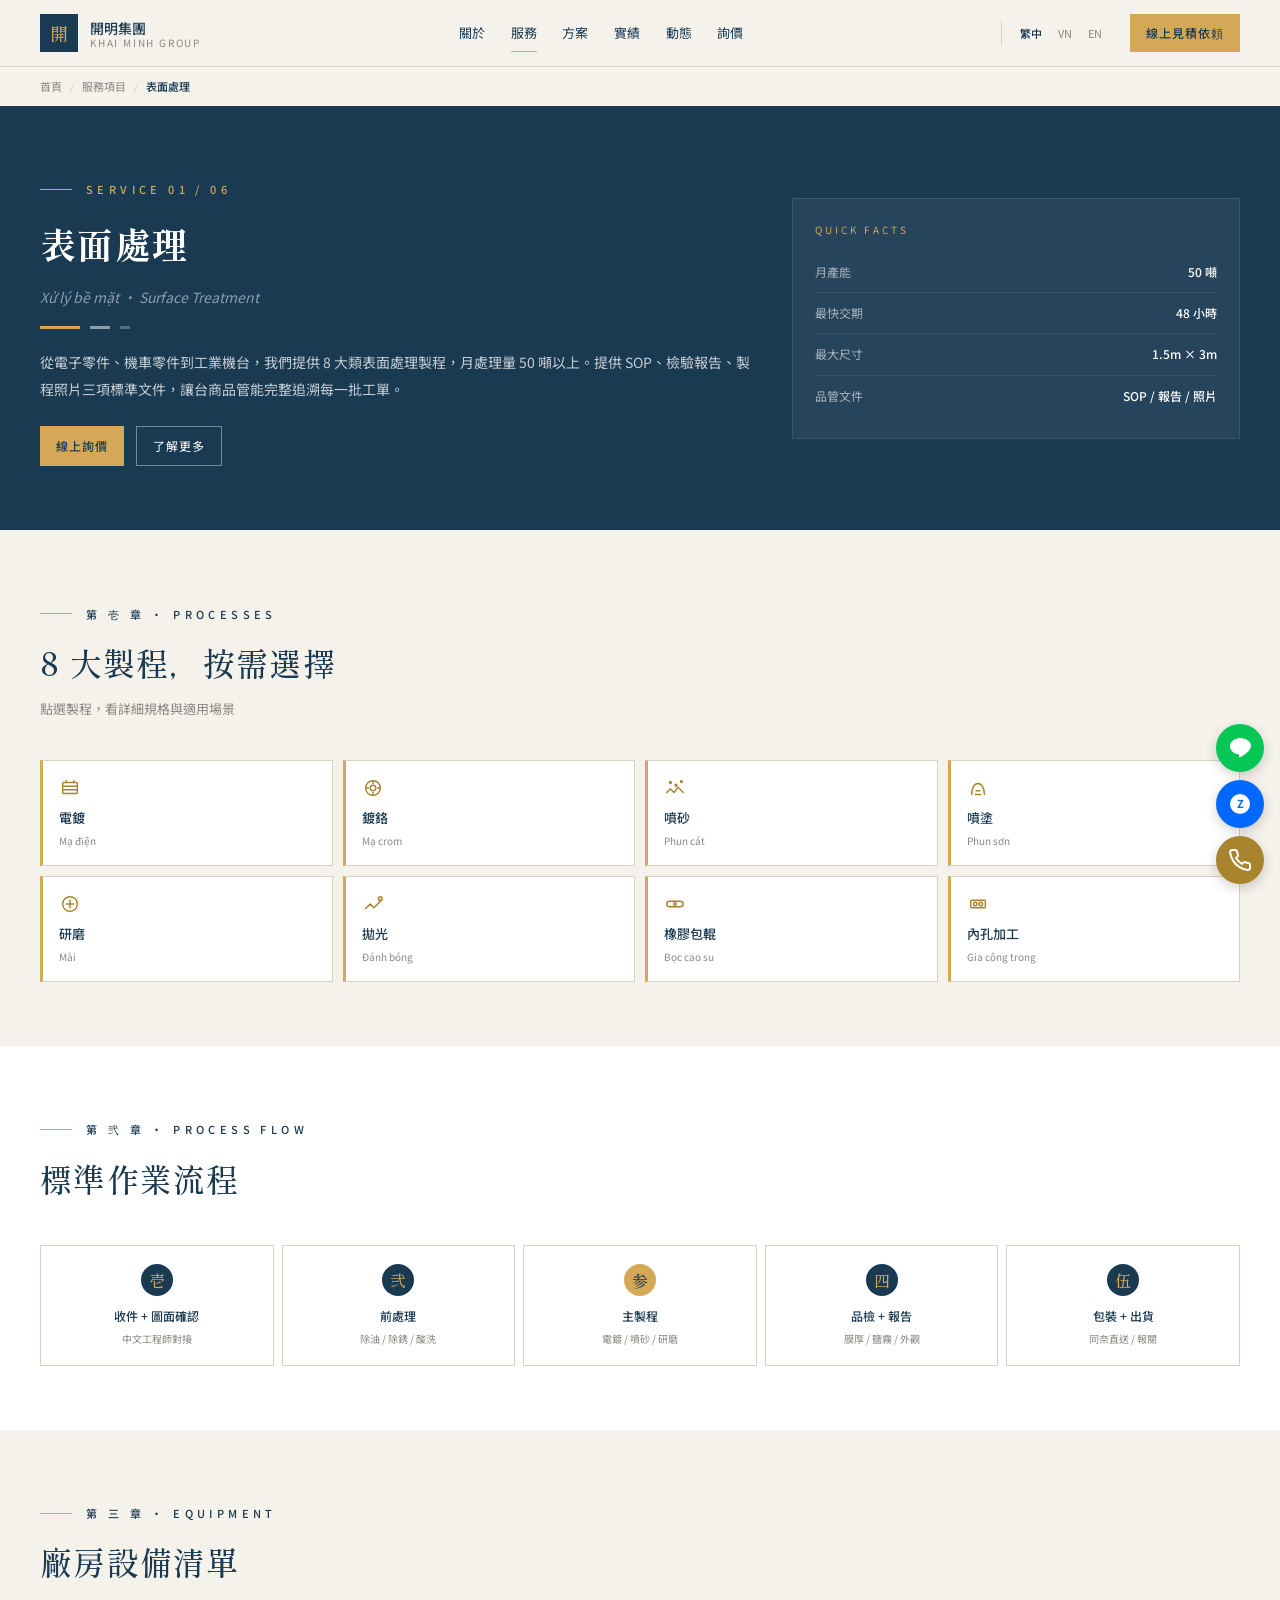
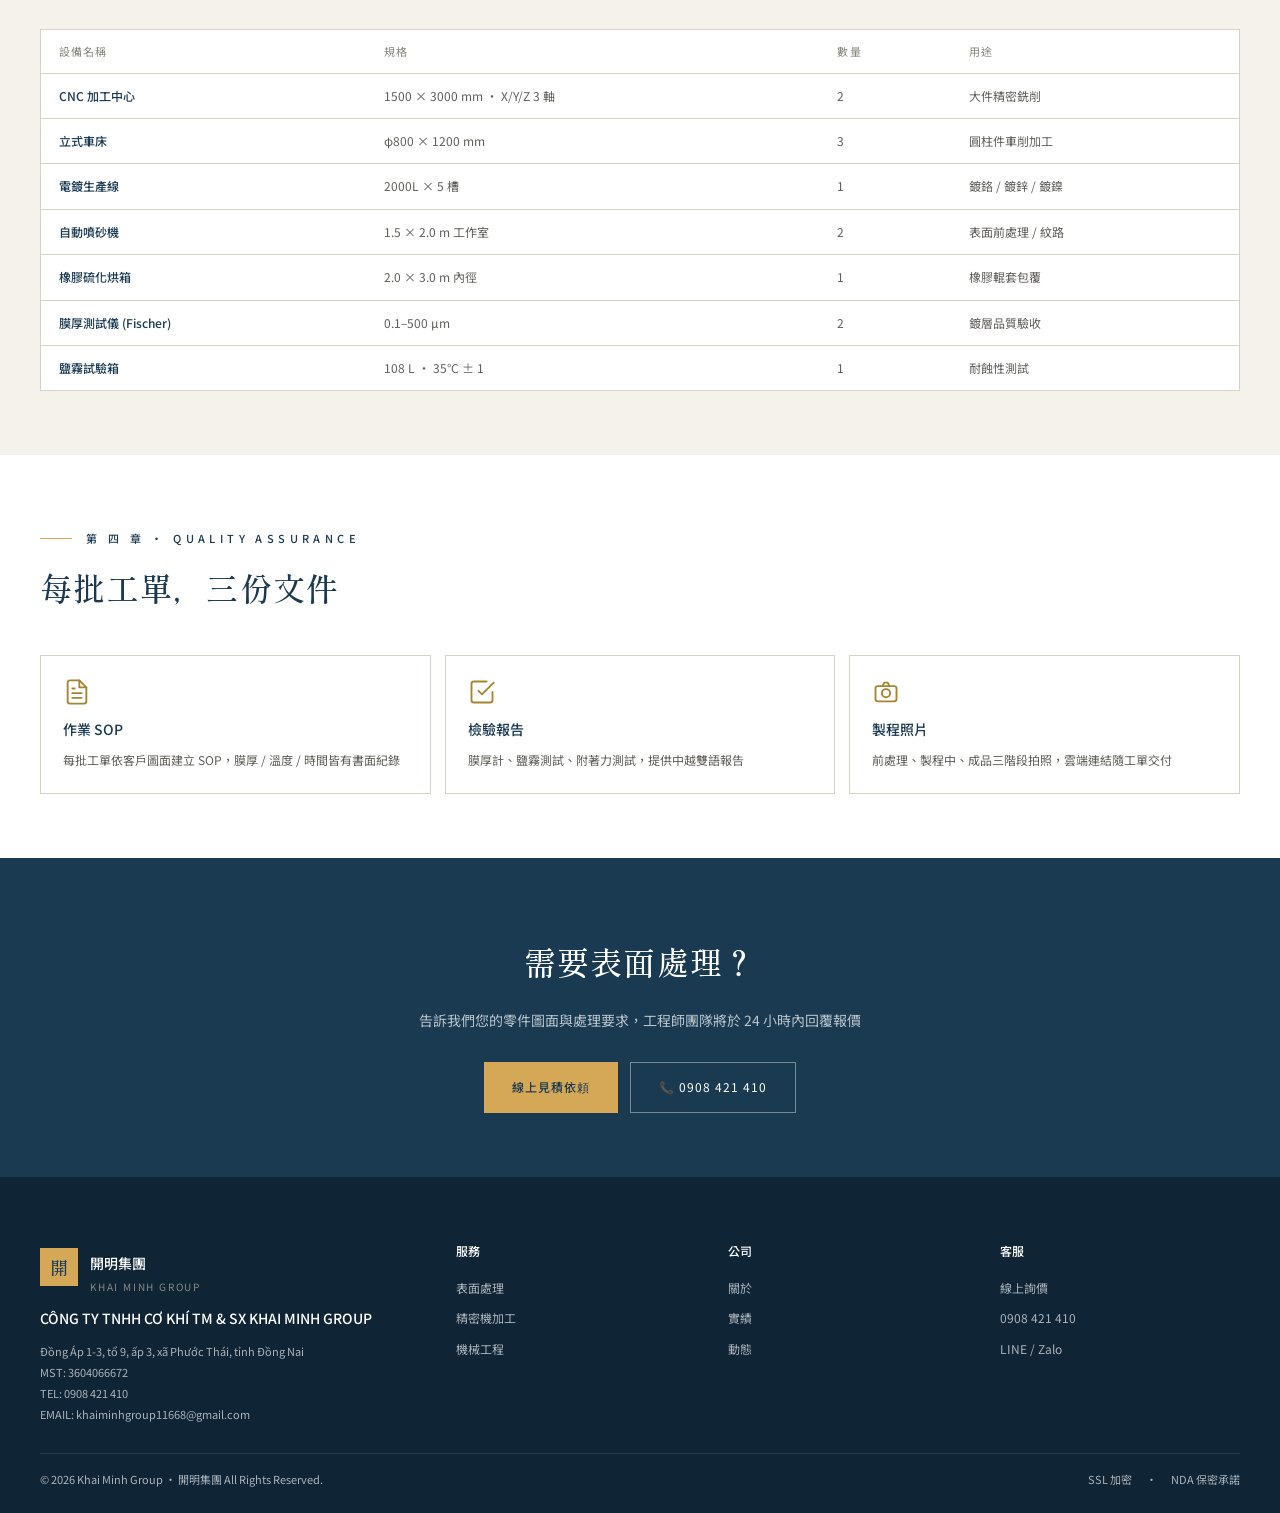
<file: khaiminh-website/service.html>
<!DOCTYPE html>
<html lang="zh-Hant">
<head>
  <meta charset="UTF-8">
  <meta name="viewport" content="width=device-width, initial-scale=1.0">
  <meta name="description" content="開明集團表面處理服務 — 8 大製程、月處理量 50 噸、48 小時急件、SOP + 檢驗報告 + 製程照片完整品管文件。">
  <meta name="theme-color" content="#1A3A52">
  <title>表面處理服務 | 開明集團 Khai Minh Group</title>

  <link rel="preconnect" href="https://fonts.googleapis.com">
  <link rel="preconnect" href="https://fonts.gstatic.com" crossorigin>
  <link href="https://fonts.googleapis.com/css2?family=Noto+Sans+TC:wght@400;500;700&family=Noto+Serif+TC:wght@500;700&family=Shippori+Mincho:wght@500;600&display=swap" rel="stylesheet">
  <link rel="stylesheet" href="assets/css/styles.css">
  <link rel="icon" href="data:image/svg+xml,%3Csvg xmlns='http://www.w3.org/2000/svg' viewBox='0 0 38 38'%3E%3Crect fill='%231A3A52' width='38' height='38'/%3E%3Ctext x='50%25' y='50%25' fill='%23D4A857' font-family='serif' font-size='18' text-anchor='middle' dominant-baseline='central'%3E開%3C/text%3E%3C/svg%3E">
</head>
<body>

  <!-- ==================== HEADER ==================== -->
  <header class="header">
    <div class="header-inner">
      <a href="index.html" class="logo">
        <div class="logo-mark">開</div>
        <div class="logo-text">
          <strong data-i18n="site_name">開明集團</strong>
          <span data-i18n="site_name_en">KHAI MINH GROUP</span>
        </div>
      </a>

      <nav class="nav" id="mainNav">
        <a href="index.html#about" data-i18n="nav.about">關於</a>
        <a href="service.html" class="active" data-i18n="nav.services">服務</a>
        <a href="index.html#industries" data-i18n="nav.solutions">方案</a>
        <a href="index.html#projects" data-i18n="nav.works">實績</a>
        <a href="index.html#news" data-i18n="nav.news">動態</a>
        <a href="quote.html" data-i18n="nav.contact">詢價</a>
        <div class="lang-switch mobile-lang-switch" role="group" aria-label="Language">
          <button type="button" data-lang="tw">繁中</button>
          <button type="button" data-lang="vn">VN</button>
          <button type="button" data-lang="en">EN</button>
        </div>
      </nav>

      <div class="lang-switch" role="group" aria-label="Language">
        <button type="button" data-lang="tw">繁中</button>
        <button type="button" data-lang="vn">VN</button>
        <button type="button" data-lang="en">EN</button>
      </div>

      <a href="quote.html" class="btn-primary" data-i18n="btn.quote_now">線上見積依頼</a>

      <button class="menu-toggle" id="menuToggle" aria-label="Menu" aria-expanded="false">
        <span></span><span></span><span></span>
      </button>
    </div>
  </header>

  <!-- ==================== BREADCRUMB ==================== -->
  <nav class="breadcrumb" aria-label="Breadcrumb">
    <div class="container">
      <a href="index.html" data-i18n="service_page.breadcrumb_home">首頁</a>
      <span class="sep">/</span>
      <a href="service.html" data-i18n="service_page.breadcrumb_services">服務項目</a>
      <span class="sep">/</span>
      <span class="current" data-i18n="service_page.breadcrumb_current">表面處理</span>
    </div>
  </nav>

  <!-- ==================== SERVICE HERO ==================== -->
  <section class="service-hero">
    <div class="container">
      <div class="service-hero-grid">
        <div>
          <div class="chapter" style="color:#D4A857;" data-i18n="service_page.hero_label">SERVICE 01 / 06</div>
          <h1 data-i18n="service_page.hero_title">表面處理</h1>
          <div class="vn" data-i18n="service_page.hero_vn">Xử lý bề mặt · Surface Treatment</div>
          <div class="bar-3" style="margin-bottom: 20px;">
            <div style="background:#D4A857;"></div>
            <div style="background:rgba(255,255,255,0.5);"></div>
            <div style="background:rgba(255,255,255,0.25);"></div>
          </div>
          <p class="desc" data-i18n="service_page.hero_desc">從電子零件、機車零件到工業機台，我們提供 8 大類表面處理製程，月處理量 50 噸以上。提供 SOP、檢驗報告、製程照片三項標準文件，讓台商品管能完整追溯每一批工單。</p>
          <div style="margin-top: 24px; display:flex; gap:12px; flex-wrap:wrap;">
            <a href="quote.html" class="btn-primary" data-i18n="btn.quote">線上詢價</a>
            <a href="#workflow" class="btn-secondary" style="border-color:rgba(255,255,255,0.4); color:white;" data-i18n="btn.learn_more">了解更多</a>
          </div>
        </div>

        <div class="quick-facts">
          <div class="quick-facts-title" data-i18n="service_page.qf_title">QUICK FACTS</div>
          <div class="qf-row">
            <span class="label" data-i18n="service_page.qf_1_label">月產能</span>
            <span class="value" data-i18n="service_page.qf_1_value">50 噸</span>
          </div>
          <div class="qf-row">
            <span class="label" data-i18n="service_page.qf_2_label">最快交期</span>
            <span class="value" data-i18n="service_page.qf_2_value">48 小時</span>
          </div>
          <div class="qf-row">
            <span class="label" data-i18n="service_page.qf_3_label">最大尺寸</span>
            <span class="value" data-i18n="service_page.qf_3_value">1.5m × 3m</span>
          </div>
          <div class="qf-row">
            <span class="label" data-i18n="service_page.qf_4_label">品管文件</span>
            <span class="value" data-i18n="service_page.qf_4_value">SOP / 報告 / 照片</span>
          </div>
        </div>
      </div>
    </div>
  </section>

  <!-- ==================== PROCESSES ==================== -->
  <section class="section section-light" id="processes">
    <div class="container">
      <div class="section-header">
        <div class="chapter" data-i18n="service_page.processes_chapter">第 壱 章 · PROCESSES</div>
        <h2 class="section-title" data-i18n="service_page.processes_title">8 大製程，按需選擇</h2>
        <p class="text-muted" style="font-size:13px; margin-top:8px;" data-i18n="service_page.processes_sub">點選製程，看詳細規格與適用場景</p>
      </div>

      <div class="processes-grid">
        <div class="process-item">
          <svg viewBox="0 0 24 24" fill="none" stroke-width="1.6" stroke-linecap="round" stroke-linejoin="round">
            <rect x="4" y="6" width="16" height="12" rx="1"/>
            <path d="M8 6V4M16 6V4M4 10h16M4 14h16"/>
          </svg>
          <div class="process-name" data-i18n="service_page.proc_1">電鍍</div>
          <div class="process-vn" data-i18n="service_page.proc_1_vn">Mạ điện</div>
        </div>

        <div class="process-item">
          <svg viewBox="0 0 24 24" fill="none" stroke-width="1.6" stroke-linecap="round" stroke-linejoin="round">
            <circle cx="12" cy="12" r="8"/>
            <circle cx="12" cy="12" r="3"/>
            <path d="M12 4v3M12 17v3M4 12h3M17 12h3"/>
          </svg>
          <div class="process-name" data-i18n="service_page.proc_2">鍍鉻</div>
          <div class="process-vn" data-i18n="service_page.proc_2_vn">Mạ crom</div>
        </div>

        <div class="process-item">
          <svg viewBox="0 0 24 24" fill="none" stroke-width="1.6" stroke-linecap="round" stroke-linejoin="round">
            <path d="M3 17l4-4 4 4 4-6 6 6"/>
            <circle cx="7" cy="6" r="1"/>
            <circle cx="13" cy="9" r="1"/>
            <circle cx="19" cy="5" r="1"/>
          </svg>
          <div class="process-name" data-i18n="service_page.proc_3">噴砂</div>
          <div class="process-vn" data-i18n="service_page.proc_3_vn">Phun cát</div>
        </div>

        <div class="process-item">
          <svg viewBox="0 0 24 24" fill="none" stroke-width="1.6" stroke-linecap="round" stroke-linejoin="round">
            <path d="M5 19c0-7 3-12 7-12s7 5 7 12"/>
            <path d="M10 15h4M9 19h6"/>
          </svg>
          <div class="process-name" data-i18n="service_page.proc_4">噴塗</div>
          <div class="process-vn" data-i18n="service_page.proc_4_vn">Phun sơn</div>
        </div>

        <div class="process-item">
          <svg viewBox="0 0 24 24" fill="none" stroke-width="1.6" stroke-linecap="round" stroke-linejoin="round">
            <circle cx="12" cy="12" r="8"/>
            <path d="M8 12l8 0M12 8l0 8"/>
          </svg>
          <div class="process-name" data-i18n="service_page.proc_5">研磨</div>
          <div class="process-vn" data-i18n="service_page.proc_5_vn">Mài</div>
        </div>

        <div class="process-item">
          <svg viewBox="0 0 24 24" fill="none" stroke-width="1.6" stroke-linecap="round" stroke-linejoin="round">
            <path d="M4 17l5-5M9 12l4 4M13 16l8-8"/>
            <circle cx="20" cy="6" r="2"/>
          </svg>
          <div class="process-name" data-i18n="service_page.proc_6">拋光</div>
          <div class="process-vn" data-i18n="service_page.proc_6_vn">Đánh bóng</div>
        </div>

        <div class="process-item">
          <svg viewBox="0 0 24 24" fill="none" stroke-width="1.6" stroke-linecap="round" stroke-linejoin="round">
            <rect x="3" y="9" width="18" height="6" rx="3"/>
            <circle cx="12" cy="12" r="1.5"/>
          </svg>
          <div class="process-name" data-i18n="service_page.proc_7">橡膠包輥</div>
          <div class="process-vn" data-i18n="service_page.proc_7_vn">Bọc cao su</div>
        </div>

        <div class="process-item">
          <svg viewBox="0 0 24 24" fill="none" stroke-width="1.6" stroke-linecap="round" stroke-linejoin="round">
            <rect x="4" y="8" width="16" height="8" rx="1"/>
            <circle cx="9" cy="12" r="2"/>
            <circle cx="15" cy="12" r="2"/>
          </svg>
          <div class="process-name" data-i18n="service_page.proc_8">內孔加工</div>
          <div class="process-vn" data-i18n="service_page.proc_8_vn">Gia công trong</div>
        </div>
      </div>
    </div>
  </section>

  <!-- ==================== WORKFLOW ==================== -->
  <section class="section section-white" id="workflow">
    <div class="container">
      <div class="section-header">
        <div class="chapter" data-i18n="service_page.workflow_chapter">第 弐 章 · PROCESS FLOW</div>
        <h2 class="section-title" data-i18n="service_page.workflow_title">標準作業流程</h2>
      </div>

      <div class="workflow">
        <div class="workflow-step">
          <div class="workflow-step-num">壱</div>
          <div class="workflow-step-name" data-i18n="service_page.workflow_1_name">收件 + 圖面確認</div>
          <div class="workflow-step-desc" data-i18n="service_page.workflow_1_desc">中文工程師對接</div>
        </div>
        <div class="workflow-step">
          <div class="workflow-step-num">弐</div>
          <div class="workflow-step-name" data-i18n="service_page.workflow_2_name">前處理</div>
          <div class="workflow-step-desc" data-i18n="service_page.workflow_2_desc">除油 / 除銹 / 酸洗</div>
        </div>
        <div class="workflow-step highlight">
          <div class="workflow-step-num">参</div>
          <div class="workflow-step-name" data-i18n="service_page.workflow_3_name">主製程</div>
          <div class="workflow-step-desc" data-i18n="service_page.workflow_3_desc">電鍍 / 噴砂 / 研磨</div>
        </div>
        <div class="workflow-step">
          <div class="workflow-step-num">四</div>
          <div class="workflow-step-name" data-i18n="service_page.workflow_4_name">品檢 + 報告</div>
          <div class="workflow-step-desc" data-i18n="service_page.workflow_4_desc">膜厚 / 鹽霧 / 外觀</div>
        </div>
        <div class="workflow-step">
          <div class="workflow-step-num">伍</div>
          <div class="workflow-step-name" data-i18n="service_page.workflow_5_name">包裝 + 出貨</div>
          <div class="workflow-step-desc" data-i18n="service_page.workflow_5_desc">同奈直送 / 報關</div>
        </div>
      </div>
    </div>
  </section>

  <!-- ==================== EQUIPMENT ==================== -->
  <section class="section section-light" id="equipment">
    <div class="container">
      <div class="section-header">
        <div class="chapter" data-i18n="service_page.equip_chapter">第 三 章 · EQUIPMENT</div>
        <h2 class="section-title" data-i18n="service_page.equip_title">廠房設備清單</h2>
      </div>

      <div style="overflow-x: auto;">
        <table class="equipment-table">
          <thead>
            <tr>
              <th data-i18n="service_page.equip_col_1">設備名稱</th>
              <th data-i18n="service_page.equip_col_2">規格</th>
              <th data-i18n="service_page.equip_col_3">數量</th>
              <th data-i18n="service_page.equip_col_4">用途</th>
            </tr>
          </thead>
          <tbody>
            <tr>
              <td>CNC 加工中心</td>
              <td>1500 × 3000 mm · X/Y/Z 3 軸</td>
              <td>2</td>
              <td>大件精密銑削</td>
            </tr>
            <tr>
              <td>立式車床</td>
              <td>φ800 × 1200 mm</td>
              <td>3</td>
              <td>圓柱件車削加工</td>
            </tr>
            <tr>
              <td>電鍍生產線</td>
              <td>2000L × 5 槽</td>
              <td>1</td>
              <td>鍍鉻 / 鍍鋅 / 鍍鎳</td>
            </tr>
            <tr>
              <td>自動噴砂機</td>
              <td>1.5 × 2.0 m 工作室</td>
              <td>2</td>
              <td>表面前處理 / 紋路</td>
            </tr>
            <tr>
              <td>橡膠硫化烘箱</td>
              <td>2.0 × 3.0 m 內徑</td>
              <td>1</td>
              <td>橡膠輥套包覆</td>
            </tr>
            <tr>
              <td>膜厚測試儀 (Fischer)</td>
              <td>0.1–500 μm</td>
              <td>2</td>
              <td>鍍層品質驗收</td>
            </tr>
            <tr>
              <td>鹽霧試驗箱</td>
              <td>108 L · 35°C ± 1</td>
              <td>1</td>
              <td>耐蝕性測試</td>
            </tr>
          </tbody>
        </table>
      </div>
    </div>
  </section>

  <!-- ==================== QUALITY ASSURANCE ==================== -->
  <section class="section section-white" id="qa">
    <div class="container">
      <div class="section-header">
        <div class="chapter" data-i18n="service_page.qa_chapter">第 四 章 · QUALITY ASSURANCE</div>
        <h2 class="section-title" data-i18n="service_page.qa_title">每批工單，三份文件</h2>
      </div>

      <div class="qa-grid">
        <div class="qa-card">
          <svg viewBox="0 0 24 24" fill="none" stroke-width="1.6" stroke-linecap="round" stroke-linejoin="round">
            <path d="M14 2H6a2 2 0 00-2 2v16a2 2 0 002 2h12a2 2 0 002-2V8z"/>
            <path d="M14 2v6h6M8 13h8M8 17h8M8 9h2"/>
          </svg>
          <h3 class="qa-title" data-i18n="service_page.qa_1_title">作業 SOP</h3>
          <p class="qa-desc" data-i18n="service_page.qa_1_desc">每批工單依客戶圖面建立 SOP，膜厚 / 溫度 / 時間皆有書面紀錄</p>
        </div>

        <div class="qa-card">
          <svg viewBox="0 0 24 24" fill="none" stroke-width="1.6" stroke-linecap="round" stroke-linejoin="round">
            <path d="M9 11l3 3L22 4"/>
            <path d="M21 12v7a2 2 0 01-2 2H5a2 2 0 01-2-2V5a2 2 0 012-2h11"/>
          </svg>
          <h3 class="qa-title" data-i18n="service_page.qa_2_title">檢驗報告</h3>
          <p class="qa-desc" data-i18n="service_page.qa_2_desc">膜厚計、鹽霧測試、附著力測試，提供中越雙語報告</p>
        </div>

        <div class="qa-card">
          <svg viewBox="0 0 24 24" fill="none" stroke-width="1.6" stroke-linecap="round" stroke-linejoin="round">
            <rect x="3" y="7" width="18" height="13" rx="2"/>
            <circle cx="12" cy="13" r="3.5"/>
            <path d="M9 7l1.5-3h3L15 7"/>
          </svg>
          <h3 class="qa-title" data-i18n="service_page.qa_3_title">製程照片</h3>
          <p class="qa-desc" data-i18n="service_page.qa_3_desc">前處理、製程中、成品三階段拍照，雲端連結隨工單交付</p>
        </div>
      </div>
    </div>
  </section>

  <!-- ==================== FINAL CTA ==================== -->
  <section class="section section-dark">
    <div class="container">
      <div style="text-align:center; max-width:600px; margin:0 auto;">
        <h2 class="section-title" data-i18n="service_page.final_cta_title">需要表面處理？</h2>
        <p style="color:rgba(255,255,255,0.7); font-size:14px; line-height:2; margin:18px 0 28px;" data-i18n="service_page.final_cta_desc">告訴我們您的零件圖面與處理要求，工程師團隊將於 24 小時內回覆報價</p>
        <div style="display:flex; gap:12px; justify-content:center; flex-wrap:wrap;">
          <a href="quote.html" class="btn-primary" style="padding:14px 28px;" data-i18n="btn.quote_now">線上見積依頼</a>
          <a href="tel:+84908421410" class="btn-secondary" style="border-color:rgba(255,255,255,0.4); color:white; padding:14px 28px;">📞 0908 421 410</a>
        </div>
      </div>
    </div>
  </section>

  <!-- ==================== FOOTER ==================== -->
  <footer class="footer">
    <div class="container">
      <div class="footer-grid">
        <div class="footer-brand">
          <div class="logo">
            <div class="logo-mark">開</div>
            <div class="logo-text">
              <strong style="color:white" data-i18n="site_name">開明集團</strong>
              <span data-i18n="site_name_en">KHAI MINH GROUP</span>
            </div>
          </div>
          <strong data-i18n="footer.company_full">CÔNG TY TNHH CƠ KHÍ TM & SX KHAI MINH GROUP</strong>
          <p>
            <span data-i18n="footer.address">Đồng Áp 1-3, tổ 9, ấp 3, xã Phước Thái, tỉnh Đồng Nai</span><br>
            <span data-i18n="footer.tax_id">MST: 3604066672</span><br>
            TEL: <a href="tel:+84908421410">0908 421 410</a><br>
            EMAIL: <a href="mailto:khaiminhgroup11668@gmail.com">khaiminhgroup11668@gmail.com</a>
          </p>
        </div>

        <div class="footer-col">
          <h4 data-i18n="footer.col_services">服務</h4>
          <a href="service.html" data-i18n="home.service_1_name">表面處理</a>
          <a href="service.html" data-i18n="home.service_2_name">精密機加工</a>
          <a href="service.html" data-i18n="home.service_3_name">機械工程</a>
        </div>

        <div class="footer-col">
          <h4 data-i18n="footer.col_company">公司</h4>
          <a href="index.html#about" data-i18n="nav.about">關於開明</a>
          <a href="index.html#projects" data-i18n="nav.works">合作實績</a>
          <a href="index.html#news" data-i18n="nav.news">最新動態</a>
        </div>

        <div class="footer-col">
          <h4 data-i18n="footer.col_contact">客服</h4>
          <a href="quote.html" data-i18n="btn.quote">線上詢價</a>
          <a href="tel:+84908421410">0908 421 410</a>
          <a href="https://line.me/R/ti/p/@khaiminh" target="_blank" rel="noopener">LINE / Zalo</a>
        </div>
      </div>

      <div class="footer-bottom">
        <div data-i18n="footer.copyright">© 2026 Khai Minh Group ‧ 開明集團 All Rights Reserved.</div>
        <div class="footer-social">
          <span data-i18n="footer.ssl">SSL 加密</span>
          <span>·</span>
          <span data-i18n="footer.nda">NDA 保密承諾</span>
        </div>
      </div>
    </div>
  </footer>

  <!-- ==================== FLOATING CONTACT ==================== -->
  <div class="floating-contact">
    <a href="https://line.me/R/ti/p/@khaiminh" class="fc-btn fc-line" target="_blank" rel="noopener" aria-label="LINE">
      <span class="fc-btn-label" data-i18n="floating.line_label">LINE 諮詢</span>
      <svg viewBox="0 0 24 24" fill="currentColor"><path d="M12 2C6.5 2 2 5.7 2 10.2c0 4.1 3.6 7.5 8.4 8.1.3.1.7.2.8.5.1.3.1.7 0 1l-.1.8c-.1.3-.2 1.1 1 .6 1.1-.5 6.2-3.7 8.5-6.3 1.5-1.7 2.4-3.4 2.4-5.4C23 6 18.5 2 12 2z"/></svg>
    </a>
    <a href="https://zalo.me/84908421410" class="fc-btn fc-zalo" target="_blank" rel="noopener" aria-label="Zalo">
      <span class="fc-btn-label" data-i18n="floating.zalo_label">Zalo 聯絡</span>
      <svg viewBox="0 0 24 24" fill="currentColor"><circle cx="12" cy="12" r="10"/><text x="12" y="16" font-size="11" font-weight="bold" fill="#0068FF" text-anchor="middle">Z</text></svg>
    </a>
    <a href="tel:+84908421410" class="fc-btn fc-phone" aria-label="Phone">
      <span class="fc-btn-label" data-i18n="floating.phone_label">撥打電話</span>
      <svg viewBox="0 0 24 24" fill="none" stroke="currentColor" stroke-width="2" stroke-linecap="round" stroke-linejoin="round"><path d="M22 16.92v3a2 2 0 01-2.18 2 19.79 19.79 0 01-8.63-3.07 19.5 19.5 0 01-6-6 19.79 19.79 0 01-3.07-8.67A2 2 0 014.11 2h3a2 2 0 012 1.72c.13.96.37 1.9.72 2.81a2 2 0 01-.45 2.11L8.09 9.91a16 16 0 006 6l1.27-1.27a2 2 0 012.11-.45c.91.35 1.85.59 2.81.72A2 2 0 0122 16.92z"/></svg>
    </a>
  </div>

  <script src="assets/js/i18n.js?v=20260521-2"></script>
  <script src="assets/js/main.js?v=20260521-2"></script>
</body>
</html>
</file>
<file: khaiminh-website/assets/css/styles.css>
/* ============================================
   KHAI MINH GROUP — 日系風格設計系統
   ============================================ */

:root {
  /* 主色 */
  --color-bg: #F5F2EB;        /* 米色底 */
  --color-bg-white: #FFFFFF;
  --color-bg-dark: #1A3A52;   /* 深紺青 */
  --color-bg-darker: #0F2536;

  /* 文字 */
  --color-text: #1A3A52;
  --color-text-soft: #5F5E5A;
  --color-text-muted: #888780;
  --color-text-light: #B4B2A9;

  /* 強調色 */
  --color-accent: #D4A857;     /* 金黃 */
  --color-accent-dark: #A8842F;
  --color-line: #D8D2C2;        /* 細線 */

  /* 字型 */
  --font-sans: "Noto Sans TC", "Hiragino Kaku Gothic ProN", "Yu Gothic", "Meiryo", "PingFang TC", -apple-system, sans-serif;
  --font-serif: "Noto Serif TC", "Yu Mincho", "Hiragino Mincho ProN", "PingFang TC", serif;
  --font-display: "Shippori Mincho", "Noto Serif JP", serif;

  /* 間距 */
  --space-xs: 4px;
  --space-sm: 8px;
  --space-md: 16px;
  --space-lg: 24px;
  --space-xl: 40px;
  --space-2xl: 64px;
  --space-3xl: 96px;

  /* 容器 */
  --max-width: 1280px;
  --max-width-narrow: 960px;
}

/* ============================================
   Reset
   ============================================ */
*, *::before, *::after { box-sizing: border-box; margin: 0; padding: 0; }
html { scroll-behavior: smooth; -webkit-text-size-adjust: 100%; }
body {
  font-family: var(--font-sans);
  background: var(--color-bg);
  color: var(--color-text);
  line-height: 1.7;
  font-weight: 400;
  -webkit-font-smoothing: antialiased;
}
img, svg { max-width: 100%; display: block; }
a { color: inherit; text-decoration: none; }
button { font-family: inherit; cursor: pointer; border: none; background: none; color: inherit; }
input, textarea, select { font-family: inherit; font-size: 14px; }

/* ============================================
   排版
   ============================================ */
.font-display { font-family: var(--font-display); font-weight: 500; letter-spacing: 0.05em; }
.text-muted { color: var(--color-text-muted); }
.text-accent { color: var(--color-accent); }
.text-mono { font-family: ui-monospace, "SF Mono", monospace; letter-spacing: 0.02em; }

/* 章節標籤：壱章弐章三章... */
.chapter {
  display: inline-flex;
  align-items: center;
  gap: 14px;
  font-size: 11px;
  color: var(--color-text);
  letter-spacing: 0.4em;
  font-weight: 500;
}
.chapter::before {
  content: "";
  width: 32px;
  height: 1px;
  background: var(--color-accent);
}

/* 三色橫條 */
.bar-3 {
  display: flex;
  gap: 10px;
  align-items: center;
}
.bar-3 > div { height: 3px; }
.bar-3 > div:nth-child(1) { width: 40px; background: var(--color-bg-dark); }
.bar-3 > div:nth-child(2) { width: 20px; background: var(--color-accent); }
.bar-3 > div:nth-child(3) { width: 10px; background: var(--color-text-muted); }

/* ============================================
   容器
   ============================================ */
.container { max-width: var(--max-width); margin: 0 auto; padding: 0 var(--space-xl); }
.container-narrow { max-width: var(--max-width-narrow); margin: 0 auto; padding: 0 var(--space-xl); }

/* ============================================
   Header
   ============================================ */
.header {
  background: var(--color-bg);
  border-bottom: 0.5px solid var(--color-line);
  padding: 14px 0;
  position: sticky;
  top: 0;
  z-index: 100;
  backdrop-filter: blur(8px);
  background: rgba(245, 242, 235, 0.92);
}
.header-inner {
  max-width: var(--max-width);
  width: 100%;
  margin: 0 auto;
  padding: 0 var(--space-xl);
  display: flex;
  align-items: center;
  justify-content: space-between;
  gap: var(--space-lg);
  min-width: 0;
}
.logo {
  display: flex;
  align-items: center;
  gap: 12px;
  flex-shrink: 0;
}
.logo-mark {
  width: 38px;
  height: 38px;
  background: var(--color-bg-dark);
  display: flex;
  align-items: center;
  justify-content: center;
  color: var(--color-accent);
  font-family: var(--font-display);
  font-size: 18px;
  font-weight: 500;
}
.logo-text { line-height: 1.2; }
.logo-text strong { font-size: 14px; font-weight: 500; color: var(--color-text); }
.logo-text span { font-size: 10px; color: var(--color-text-muted); letter-spacing: 0.18em; display: block; }

.nav {
  display: flex;
  gap: clamp(14px, 2vw, 28px);
  align-items: center;
  justify-content: center;
  flex: 1 1 auto;
  min-width: 0;
  font-size: 13px;
}
.nav a {
  color: var(--color-text);
  position: relative;
  padding: 4px 0;
  transition: color 0.2s;
}
.nav a:hover { color: var(--color-accent-dark); }
.nav a.active::after {
  content: "";
  position: absolute;
  bottom: -4px;
  left: 0;
  right: 0;
  height: 1px;
  background: var(--color-accent);
}

.lang-switch {
  font-size: 11px;
  color: var(--color-text-muted);
  display: flex;
  gap: 8px;
  align-items: center;
  border-left: 0.5px solid var(--color-line);
  padding-left: 14px;
  flex-shrink: 0;
}
.lang-switch button { font-size: 11px; color: var(--color-text-muted); padding: 4px; }
.lang-switch button.active { color: var(--color-text); font-weight: 500; }
.lang-switch button:hover { color: var(--color-accent-dark); }
.lang-switch button:disabled { cursor: wait; opacity: 0.7; }
.mobile-lang-switch { display: none; }

.btn-primary {
  background: var(--color-accent);
  color: var(--color-bg-dark);
  padding: 9px 16px;
  font-size: 12px;
  font-weight: 500;
  letter-spacing: 0.08em;
  transition: all 0.2s;
  display: inline-flex;
  align-items: center;
  gap: 6px;
  justify-content: center;
  white-space: nowrap;
}
.btn-primary:hover { background: var(--color-accent-dark); color: white; }
.header .btn-primary { flex-shrink: 0; }

.btn-secondary {
  background: transparent;
  color: var(--color-text);
  padding: 9px 16px;
  border: 1px solid var(--color-text);
  font-size: 12px;
  letter-spacing: 0.08em;
  transition: all 0.2s;
}
.btn-secondary:hover { background: var(--color-text); color: var(--color-bg); }

/* 漢堡 mobile menu */
.menu-toggle {
  display: none;
  width: 32px;
  height: 32px;
  flex-direction: column;
  justify-content: center;
  gap: 5px;
}
.menu-toggle span {
  display: block;
  width: 22px;
  height: 1.5px;
  background: var(--color-text);
}

/* ============================================
   Hero
   ============================================ */
.hero {
  padding: var(--space-3xl) 0 var(--space-2xl);
  position: relative;
}
.hero-inner {
  max-width: var(--max-width);
  margin: 0 auto;
  padding: 0 var(--space-xl);
  position: relative;
}
.hero-line {
  position: absolute;
  left: var(--space-xl);
  top: 0;
  bottom: 0;
  width: 1px;
  background: var(--color-bg-dark);
}
.hero-vertical-text {
  position: absolute;
  right: var(--space-xl);
  top: 30px;
  writing-mode: vertical-rl;
  font-size: 10px;
  color: var(--color-text-muted);
  letter-spacing: 0.5em;
}
.hero-content { margin-left: 28px; max-width: 640px; }
.hero h1 {
  font-family: var(--font-display);
  font-size: clamp(32px, 5vw, 56px);
  line-height: 1.3;
  font-weight: 500;
  color: var(--color-text);
  margin: 24px 0 28px;
  letter-spacing: 0.05em;
}
.hero h1 .accent { color: var(--color-accent); }
.hero-desc {
  font-size: 14px;
  color: var(--color-text-soft);
  line-height: 2;
  max-width: 500px;
  margin: 22px 0 32px;
}
.hero-cta { display: flex; gap: 12px; flex-wrap: wrap; }
.hero-cta .btn-primary, .hero-cta .btn-secondary { padding: 13px 24px; font-size: 13px; }

/* Hero 動畫 */
.fade-in { opacity: 0; transform: translateY(20px); animation: fadeUp 0.8s ease forwards; }
.fade-in.delay-1 { animation-delay: 0.1s; }
.fade-in.delay-2 { animation-delay: 0.2s; }
.fade-in.delay-3 { animation-delay: 0.3s; }
.fade-in.delay-4 { animation-delay: 0.4s; }
.fade-in.delay-5 { animation-delay: 0.5s; }
@keyframes fadeUp {
  to { opacity: 1; transform: translateY(0); }
}

/* ============================================
   Stats 統計列
   ============================================ */
.stats {
  background: var(--color-bg-white);
}
.stats-grid {
  max-width: var(--max-width);
  margin: 0 auto;
  padding: 0 var(--space-xl);
  display: grid;
  grid-template-columns: repeat(4, 1fr);
  border-top: 0.5px solid var(--color-line);
  border-bottom: 0.5px solid var(--color-line);
}
.stat {
  padding: 28px 24px;
  text-align: center;
  border-right: 0.5px solid var(--color-line);
}
.stat:last-child { border-right: none; }
.stat-num {
  font-family: var(--font-display);
  font-size: 30px;
  font-weight: 500;
  color: var(--color-bg-dark);
  line-height: 1;
}
.stat-num small { font-size: 12px; color: var(--color-text-muted); margin-left: 4px; font-weight: 400; }
.stat-label {
  font-size: 10px;
  color: var(--color-text-muted);
  letter-spacing: 0.3em;
  margin-top: 8px;
}

/* ============================================
   Section
   ============================================ */
.section { padding: var(--space-2xl) 0; }
.section-light { background: var(--color-bg); }
.section-white { background: var(--color-bg-white); }
.section-dark { background: var(--color-bg-dark); color: white; }
.section-dark .section-title { color: white; }
.section-dark .section-subtitle { color: rgba(255,255,255,0.7); }

.section-header { margin-bottom: var(--space-xl); }
.section-title {
  font-family: var(--font-display);
  font-size: clamp(22px, 3vw, 32px);
  font-weight: 500;
  color: var(--color-text);
  margin-top: 12px;
  letter-spacing: 0.04em;
}
.section-title .sub {
  color: var(--color-text-muted);
  font-size: 14px;
  font-weight: 400;
  letter-spacing: normal;
  margin-left: 12px;
}

/* ============================================
   服務卡片網格
   ============================================ */
.services-grid {
  display: grid;
  grid-template-columns: repeat(3, 1fr);
  gap: 1px;
  background: var(--color-line);
}
.service-card {
  background: var(--color-bg-white);
  padding: 28px 26px;
  transition: background 0.3s;
  cursor: pointer;
}
.service-card:hover { background: #FCFBF8; }
.service-card-head {
  display: flex;
  align-items: baseline;
  justify-content: space-between;
  margin-bottom: 18px;
}
.service-num {
  font-family: var(--font-display);
  font-size: 20px;
  color: var(--color-accent);
  font-weight: 500;
}
.service-idx {
  font-size: 10px;
  color: var(--color-text-muted);
  letter-spacing: 0.2em;
  font-family: var(--font-display);
}
.service-divider {
  height: 1px;
  background: var(--color-bg-dark);
  width: 28px;
  margin-bottom: 14px;
  transition: width 0.3s;
}
.service-card:hover .service-divider { width: 48px; }
.service-title { font-size: 17px; font-weight: 500; color: var(--color-text); margin-bottom: 4px; }
.service-title-sub { font-size: 11px; color: var(--color-text-muted); font-style: italic; margin-bottom: 14px; }
.service-desc { font-size: 12px; color: var(--color-text-soft); line-height: 1.9; }
.service-arrow { font-size: 11px; color: var(--color-text); margin-top: 16px; letter-spacing: 0.1em; }

/* ============================================
   產業類別 grid
   ============================================ */
.industries-grid {
  display: grid;
  grid-template-columns: repeat(5, 1fr);
  gap: 12px;
}
.industry-card {
  background: var(--color-bg-white);
  border: 0.5px solid var(--color-line);
  padding: 22px 14px;
  text-align: center;
  transition: all 0.2s;
}
.industry-card:hover {
  border-color: var(--color-accent);
  transform: translateY(-2px);
}
.industry-icon {
  width: 40px;
  height: 40px;
  margin: 0 auto 10px;
  background: var(--color-bg);
  display: flex;
  align-items: center;
  justify-content: center;
  border-radius: 4px;
}
.industry-icon svg { width: 22px; height: 22px; stroke: var(--color-bg-dark); }
.industry-name { font-size: 13px; font-weight: 500; }
.industry-sub { font-size: 10px; color: var(--color-text-muted); margin-top: 3px; }

/* ============================================
   優勢卡片（為什麼選擇開明）
   ============================================ */
.reasons-grid {
  display: grid;
  grid-template-columns: repeat(2, 1fr);
  gap: 12px;
}
.reason {
  background: var(--color-bg-white);
  padding: 22px;
  display: flex;
  gap: 16px;
  border-left: 2px solid var(--color-accent);
}
.reason-icon {
  flex-shrink: 0;
  width: 42px;
  height: 42px;
  background: var(--color-bg);
  display: flex;
  align-items: center;
  justify-content: center;
}
.reason-icon svg { width: 22px; height: 22px; stroke: var(--color-bg-dark); }
.reason-title { font-size: 14px; font-weight: 500; margin-bottom: 6px; }
.reason-desc { font-size: 12px; color: var(--color-text-soft); line-height: 1.8; }

/* ============================================
   實績卡片
   ============================================ */
.projects-grid {
  display: grid;
  grid-template-columns: repeat(3, 1fr);
  gap: 16px;
}
.project-card {
  background: var(--color-bg-white);
  border: 0.5px solid var(--color-line);
  overflow: hidden;
  transition: transform 0.2s, box-shadow 0.2s;
}
.project-card:hover {
  transform: translateY(-3px);
  box-shadow: 0 8px 24px rgba(26, 58, 82, 0.08);
}
.project-img {
  height: 140px;
  position: relative;
  overflow: hidden;
  background: #1A3A52;
}
.project-photo-grid {
  display: grid;
  grid-template-columns: repeat(2, 1fr);
  grid-template-rows: repeat(2, 1fr);
  width: 100%;
  height: 100%;
}
.project-photo-grid img,
.project-photo-fallback {
  width: 100%;
  height: 100%;
  min-width: 0;
  object-fit: cover;
}
.project-photo-grid img {
  display: block;
}
.project-photo-fallback {
  background:
    linear-gradient(135deg, rgba(212, 168, 87, 0.22), rgba(26, 58, 82, 0.28)),
    linear-gradient(135deg, #A8842F 0%, #6B5318 100%);
}
.project-photo-grid--placeholder .project-photo-fallback:nth-child(2),
.project-photo-grid--placeholder .project-photo-fallback:nth-child(3) {
  background:
    linear-gradient(135deg, rgba(245, 242, 235, 0.12), rgba(26, 58, 82, 0.25)),
    linear-gradient(135deg, #8E6F22 0%, #1A3A52 100%);
}
.project-img-tag {
  position: absolute;
  top: 10px;
  left: 10px;
  background: rgba(0, 0, 0, 0.5);
  color: white;
  font-size: 10px;
  padding: 3px 10px;
  letter-spacing: 0.1em;
}
.project-body { padding: 16px 18px; }
.project-title { font-size: 14px; font-weight: 500; }
.project-desc { font-size: 12px; color: var(--color-text-soft); margin-top: 6px; line-height: 1.6; }
.project-meta {
  font-size: 11px;
  color: var(--color-text-muted);
  margin-top: 12px;
  display: flex;
  gap: 14px;
}

/* ============================================
   新聞 + CTA
   ============================================ */
.news-cta-row {
  display: grid;
  grid-template-columns: 1.4fr 1fr;
  gap: 32px;
}
.news-item {
  display: flex;
  gap: 14px;
  padding: 14px 0;
  border-bottom: 0.5px solid var(--color-line);
}
.news-item:last-child { border-bottom: none; }
.news-date {
  background: var(--color-bg-white);
  border: 0.5px solid var(--color-line);
  padding: 6px 10px;
  text-align: center;
  min-width: 54px;
  height: fit-content;
}
.news-date-day { font-family: var(--font-display); font-size: 18px; font-weight: 500; line-height: 1; color: var(--color-bg-dark); }
.news-date-mon { font-size: 9px; color: var(--color-text-muted); margin-top: 2px; letter-spacing: 0.1em; }
.news-title { font-size: 13px; font-weight: 500; }
.news-sub { font-size: 11px; color: var(--color-text-muted); margin-top: 4px; }

.cta-box {
  background: var(--color-bg-dark);
  color: white;
  padding: 28px;
  position: relative;
}
.cta-box::before {
  content: "";
  position: absolute;
  top: 0;
  left: 0;
  right: 0;
  height: 3px;
  background: var(--color-accent);
}
.cta-title { font-size: 16px; font-weight: 500; margin-bottom: 6px; }
.cta-desc { font-size: 12px; color: rgba(255,255,255,0.65); line-height: 1.7; margin-bottom: 18px; }
.cta-btn {
  display: flex;
  align-items: center;
  justify-content: space-between;
  padding: 11px 14px;
  background: var(--color-accent);
  color: var(--color-bg-dark);
  font-size: 12px;
  font-weight: 500;
  margin-bottom: 8px;
  transition: background 0.2s;
}
.cta-btn:hover { background: white; }
.cta-btn-outline {
  display: flex;
  align-items: center;
  gap: 10px;
  padding: 11px 14px;
  background: transparent;
  border: 0.5px solid rgba(255,255,255,0.3);
  color: white;
  font-size: 12px;
  margin-bottom: 8px;
  transition: background 0.2s;
}
.cta-btn-outline:hover { background: rgba(255,255,255,0.1); }

/* ============================================
   Footer
   ============================================ */
.footer {
  background: var(--color-bg-darker);
  color: rgba(255,255,255,0.65);
  padding: var(--space-2xl) 0 var(--space-lg);
  font-size: 12px;
}
.footer-grid {
  display: grid;
  grid-template-columns: 1.6fr 1fr 1fr 1fr;
  gap: 32px;
  padding-bottom: 28px;
  border-bottom: 0.5px solid rgba(255,255,255,0.1);
}
.footer-brand .logo-mark { background: var(--color-accent); color: var(--color-bg-dark); }
.footer-brand strong { color: white; font-size: 14px; font-weight: 500; display: block; margin: 14px 0 10px; }
.footer-brand p { line-height: 1.9; font-size: 11px; }
.footer-col h4 { color: white; font-size: 12px; font-weight: 500; margin-bottom: 12px; }
.footer-col a { display: block; padding: 5px 0; font-size: 12px; transition: color 0.2s; }
.footer-col a:hover { color: var(--color-accent); }
.footer-bottom {
  padding-top: 16px;
  display: flex;
  justify-content: space-between;
  align-items: center;
  font-size: 11px;
}
.footer-social { display: flex; gap: 14px; align-items: center; }
.footer-social a { display: flex; align-items: center; gap: 4px; }

/* ============================================
   浮動聯絡按鈕（手機版重要功能）
   ============================================ */
.floating-contact {
  position: fixed;
  right: 16px;
  bottom: 16px;
  display: flex;
  flex-direction: column;
  gap: 8px;
  z-index: 99;
}
.fc-btn {
  width: 48px;
  height: 48px;
  border-radius: 50%;
  display: flex;
  align-items: center;
  justify-content: center;
  color: white;
  box-shadow: 0 4px 12px rgba(0,0,0,0.18);
  transition: transform 0.2s;
  position: relative;
}
.fc-btn:hover { transform: scale(1.08); }
.fc-btn svg { width: 24px; height: 24px; }
.fc-line { background: #06C755; }
.fc-zalo { background: #0068FF; }
.fc-phone { background: var(--color-accent-dark); }
.fc-btn-label {
  position: absolute;
  right: 56px;
  top: 50%;
  transform: translateY(-50%);
  background: var(--color-bg-dark);
  color: white;
  padding: 5px 10px;
  font-size: 11px;
  white-space: nowrap;
  opacity: 0;
  pointer-events: none;
  transition: opacity 0.2s;
}
.fc-btn:hover .fc-btn-label { opacity: 1; }

/* ============================================
   服務頁專屬
   ============================================ */
.breadcrumb {
  background: var(--color-bg);
  padding: 10px 0;
  font-size: 11px;
  color: var(--color-text-muted);
}
.breadcrumb .container { display: flex; gap: 8px; align-items: center; }
.breadcrumb .sep { color: var(--color-line); }
.breadcrumb .current { color: var(--color-text); font-weight: 500; }

.service-hero {
  background: var(--color-bg-dark);
  color: white;
  padding: var(--space-2xl) 0;
}
.service-hero-grid {
  display: grid;
  grid-template-columns: 1.6fr 1fr;
  gap: 36px;
  align-items: center;
}
.service-hero h1 {
  font-family: var(--font-display);
  font-size: clamp(26px, 4vw, 36px);
  margin: 14px 0 12px;
  letter-spacing: 0.04em;
}
.service-hero .vn { font-size: 14px; color: rgba(255,255,255,0.5); font-style: italic; margin-bottom: 16px; }
.service-hero .desc { font-size: 14px; color: rgba(255,255,255,0.75); line-height: 1.9; }

.quick-facts {
  background: rgba(255,255,255,0.05);
  border: 0.5px solid rgba(255,255,255,0.1);
  padding: 22px;
}
.quick-facts-title {
  font-size: 10px;
  color: var(--color-accent);
  letter-spacing: 0.3em;
  margin-bottom: 14px;
}
.qf-row {
  display: flex;
  justify-content: space-between;
  padding: 10px 0;
  font-size: 12px;
  border-bottom: 0.5px solid rgba(255,255,255,0.08);
}
.qf-row:last-child { border-bottom: none; }
.qf-row .label { color: rgba(255,255,255,0.6); }
.qf-row .value { color: white; font-weight: 500; }

/* 製程網格 */
.processes-grid {
  display: grid;
  grid-template-columns: repeat(4, 1fr);
  gap: 10px;
}
.process-item {
  background: var(--color-bg-white);
  border: 0.5px solid var(--color-line);
  border-left: 3px solid var(--color-accent);
  padding: 16px;
}
.process-item svg { width: 22px; height: 22px; stroke: var(--color-accent-dark); margin-bottom: 8px; }
.process-name { font-size: 13px; font-weight: 500; }
.process-vn { font-size: 10px; color: var(--color-text-muted); margin-top: 3px; }

/* 流程圖 */
.workflow {
  display: grid;
  grid-template-columns: repeat(5, 1fr);
  gap: 8px;
}
.workflow-step {
  background: var(--color-bg-white);
  border: 0.5px solid var(--color-line);
  padding: 18px 14px;
  text-align: center;
}
.workflow-step-num {
  width: 32px;
  height: 32px;
  border-radius: 50%;
  background: var(--color-bg-dark);
  color: var(--color-accent);
  display: flex;
  align-items: center;
  justify-content: center;
  font-family: var(--font-display);
  font-weight: 500;
  margin: 0 auto 10px;
}
.workflow-step.highlight .workflow-step-num { background: var(--color-accent); color: var(--color-bg-dark); }
.workflow-step-name { font-size: 12px; font-weight: 500; }
.workflow-step-desc { font-size: 10px; color: var(--color-text-muted); margin-top: 4px; line-height: 1.6; }

/* 設備表格 */
.equipment-table {
  width: 100%;
  background: var(--color-bg-white);
  border: 0.5px solid var(--color-line);
  border-collapse: collapse;
  font-size: 12px;
}
.equipment-table th, .equipment-table td {
  padding: 12px 18px;
  text-align: left;
  border-bottom: 0.5px solid var(--color-line);
}
.equipment-table th {
  font-size: 11px;
  color: var(--color-text-muted);
  letter-spacing: 0.1em;
  font-weight: 400;
}
.equipment-table td { color: var(--color-text-soft); }
.equipment-table td:first-child { font-weight: 500; color: var(--color-text); }
.equipment-table tr:last-child td { border-bottom: none; }

/* 品管文件三件套 */
.qa-grid {
  display: grid;
  grid-template-columns: repeat(3, 1fr);
  gap: 14px;
}
.qa-card {
  background: var(--color-bg-white);
  border: 0.5px solid var(--color-line);
  padding: 22px;
}
.qa-card svg { width: 28px; height: 28px; stroke: var(--color-accent-dark); }
.qa-title { font-size: 14px; font-weight: 500; margin: 12px 0 8px; }
.qa-desc { font-size: 12px; color: var(--color-text-soft); line-height: 1.8; }

/* ============================================
   詢價表單
   ============================================ */
.form-stepper {
  background: var(--color-bg-white);
  border-bottom: 0.5px solid var(--color-line);
  padding: 18px 0;
}
.form-stepper-inner {
  max-width: var(--max-width);
  margin: 0 auto;
  padding: 0 var(--space-xl);
  display: flex;
  align-items: center;
  gap: 4px;
}
.fs-step {
  display: flex;
  align-items: center;
  gap: 10px;
}
.fs-step-num {
  width: 26px;
  height: 26px;
  border-radius: 50%;
  background: var(--color-bg-white);
  border: 0.5px solid var(--color-line);
  color: var(--color-text-muted);
  display: flex;
  align-items: center;
  justify-content: center;
  font-size: 11px;
  font-weight: 500;
}
.fs-step.active .fs-step-num {
  background: var(--color-accent);
  border-color: var(--color-accent);
  color: var(--color-bg-dark);
}
.fs-step-label { font-size: 12px; color: var(--color-text-muted); }
.fs-step.active .fs-step-label { color: var(--color-text); font-weight: 500; }
.fs-line { flex: 1; height: 1px; background: var(--color-line); margin: 0 10px; }

.form-section {
  background: var(--color-bg-white);
  padding: var(--space-xl);
  margin-bottom: 18px;
  border: 0.5px solid var(--color-line);
}
.form-section-title { font-size: 16px; font-weight: 500; margin-bottom: 4px; }
.form-section-sub { font-size: 12px; color: var(--color-text-muted); margin-bottom: 18px; }

/* Form 元件 */
.form-row { display: grid; grid-template-columns: 1fr 1fr; gap: 14px; }
.form-row.row-3 { grid-template-columns: 1fr 1fr 1fr; }
.form-field { margin-bottom: 14px; }
.form-field label {
  display: block;
  font-size: 12px;
  color: var(--color-text-muted);
  margin-bottom: 5px;
}
.form-field label .req { color: #C8503E; }
.form-field label .hint { color: var(--color-text-light); font-size: 10px; }
.form-field input[type="text"],
.form-field input[type="email"],
.form-field input[type="tel"],
.form-field input[type="number"],
.form-field input[type="date"],
.form-field select,
.form-field textarea {
  width: 100%;
  padding: 10px 12px;
  border: 0.5px solid var(--color-line);
  background: var(--color-bg);
  color: var(--color-text);
  font-size: 13px;
  transition: border 0.2s;
}
.form-field input:focus,
.form-field select:focus,
.form-field textarea:focus {
  outline: none;
  border-color: var(--color-accent);
  background: white;
}
.form-field textarea { min-height: 80px; resize: vertical; }
.form-error { color: #C8503E; font-size: 11px; margin-top: 4px; display: none; }
.form-field.has-error input,
.form-field.has-error select,
.form-field.has-error textarea { border-color: #C8503E; background: #FCF1EE; }
.form-field.has-error .form-error { display: block; }

/* Checkbox 多選卡 */
.service-pick-grid {
  display: grid;
  grid-template-columns: repeat(3, 1fr);
  gap: 8px;
}
.service-pick {
  display: flex;
  align-items: center;
  gap: 10px;
  padding: 12px 14px;
  background: var(--color-bg);
  border: 0.5px solid var(--color-line);
  cursor: pointer;
  transition: all 0.2s;
}
.service-pick input { display: none; }
.service-pick .check-box {
  width: 16px;
  height: 16px;
  border: 1.5px solid var(--color-line);
  display: flex;
  align-items: center;
  justify-content: center;
  flex-shrink: 0;
}
.service-pick .check-box svg { width: 11px; height: 11px; stroke: white; opacity: 0; }
.service-pick input:checked ~ .check-box {
  background: var(--color-accent);
  border-color: var(--color-accent);
}
.service-pick input:checked ~ .check-box svg { opacity: 1; }
.service-pick:has(input:checked) {
  background: #FAEEDA;
  border-color: var(--color-accent);
}
.service-pick-title { font-size: 13px; font-weight: 500; }
.service-pick-sub { font-size: 10px; color: var(--color-text-muted); }

/* Radio 偏好聯絡方式 */
.radio-row { display: flex; gap: 16px; padding: 9px 0; }
.radio-row label { display: flex; align-items: center; gap: 5px; font-size: 12px; color: var(--color-text-soft); cursor: pointer; }
.radio-row input[type="radio"] { accent-color: var(--color-accent); }

/* File upload */
.upload-zone {
  border: 1.5px dashed var(--color-line);
  background: var(--color-bg);
  padding: 28px;
  text-align: center;
  cursor: pointer;
  transition: border 0.2s;
}
.upload-zone:hover { border-color: var(--color-accent); }
.upload-zone svg { width: 32px; height: 32px; stroke: var(--color-text-muted); margin: 0 auto 8px; }
.upload-zone-title { font-size: 13px; font-weight: 500; }
.upload-zone-sub { font-size: 11px; color: var(--color-text-muted); margin-top: 4px; }
.upload-nda {
  display: flex;
  gap: 8px;
  align-items: center;
  padding: 10px 14px;
  background: #E8EFF5;
  margin-top: 10px;
  font-size: 11px;
  color: var(--color-bg-dark);
}
.upload-nda svg { width: 14px; height: 14px; stroke: var(--color-bg-dark); flex-shrink: 0; }

/* Submit row */
.submit-row {
  display: flex;
  justify-content: flex-end;
  align-items: center;
  gap: 12px;
  padding-top: 14px;
}
.submit-row .hint { font-size: 11px; color: var(--color-text-light); flex: 1; }
.btn-submit {
  background: var(--color-accent);
  color: var(--color-bg-dark);
  padding: 12px 28px;
  font-size: 13px;
  font-weight: 500;
  letter-spacing: 0.08em;
  transition: background 0.2s;
  display: inline-flex;
  align-items: center;
  gap: 8px;
}
.btn-submit:hover:not(:disabled) { background: var(--color-accent-dark); color: white; }
.btn-submit:disabled { opacity: 0.5; cursor: not-allowed; }

/* 同意預約廠房參觀 */
.visit-confirm {
  display: flex;
  gap: 10px;
  align-items: center;
  padding: 14px;
  background: var(--color-bg);
  margin: 14px 0;
}
.visit-confirm label { font-size: 13px; cursor: pointer; }
.visit-confirm input { accent-color: var(--color-accent); }

/* 表單送出成功 */
.form-success {
  display: none;
  background: var(--color-bg-white);
  padding: var(--space-2xl);
  text-align: center;
  border: 0.5px solid var(--color-line);
}
.form-success svg { width: 56px; height: 56px; stroke: var(--color-accent); margin: 0 auto 16px; }
.form-success h2 { font-family: var(--font-display); font-size: 24px; margin-bottom: 8px; }
.form-success p { color: var(--color-text-soft); font-size: 13px; }
.form-success.show { display: block; }

/* ============================================
   響應式 mobile-first
   ============================================ */
@media (max-width: 1180px) {
  .header-inner { gap: 16px; }
  .nav { gap: 16px; font-size: 12px; }
  .header .btn-primary { display: none; }
}

@media (max-width: 768px) {
  .container, .container-narrow { padding: 0 20px; }
  .header-inner { padding: 0 20px; }
  .stats-grid { padding: 0 20px; }
  .form-stepper-inner { padding: 0 20px; }

  .nav, .header-inner > .lang-switch:not(.mobile-lang-switch), .hero-cta .btn-secondary, .header .btn-primary { display: none; }
  .menu-toggle { display: flex; }

  .hero { padding: 48px 0 32px; }
  .hero-inner { padding: 0 20px; }
  .hero-line { left: 20px; }
  .hero-vertical-text { display: none; }
  .hero-content { margin-left: 22px; }
  .hero h1 { font-size: 28px; margin: 18px 0 20px; }
  .hero-desc { font-size: 13px; margin: 16px 0 24px; }

  .stats-grid { grid-template-columns: repeat(2, 1fr); }
  .stat:nth-child(2) { border-right: none; }
  .stat:nth-child(1), .stat:nth-child(2) { border-bottom: 0.5px solid var(--color-line); }

  .section { padding: 40px 0; }
  .section-header { margin-bottom: 24px; }

  .services-grid, .reasons-grid, .projects-grid, .qa-grid { grid-template-columns: 1fr; }
  .industries-grid { grid-template-columns: repeat(2, 1fr); }
  .news-cta-row { grid-template-columns: 1fr; gap: 24px; }
  .service-hero-grid { grid-template-columns: 1fr; gap: 24px; }
  .processes-grid { grid-template-columns: repeat(2, 1fr); }
  .workflow { grid-template-columns: repeat(2, 1fr); gap: 8px; }
  .equipment-table { font-size: 11px; }
  .equipment-table th, .equipment-table td { padding: 9px 10px; }

  .form-row, .form-row.row-3 { grid-template-columns: 1fr; }
  .service-pick-grid { grid-template-columns: 1fr; }
  .form-stepper-inner { gap: 0; }
  .fs-step-label { display: none; }
  .fs-line { margin: 0 4px; }
  .form-section { padding: 20px; }

  .footer-grid { grid-template-columns: 1fr; gap: 20px; }
  .footer-bottom { flex-direction: column; gap: 12px; }

  .floating-contact { right: 12px; bottom: 12px; }
  .fc-btn { width: 50px; height: 50px; }

  /* Mobile menu 展開 */
  .nav.open {
    display: flex;
    position: absolute;
    top: 100%;
    left: 0;
    right: 0;
    background: var(--color-bg);
    flex-direction: column;
    padding: 18px 20px;
    gap: 14px;
    border-bottom: 0.5px solid var(--color-line);
  }
  .nav.open a { padding: 6px 0; border-bottom: 0.5px solid var(--color-line); }
  .nav.open .mobile-lang-switch {
    display: flex;
    width: 100%;
    border-left: 0;
    border-top: 0.5px solid var(--color-line);
    padding: 12px 0 0;
    margin-top: 2px;
    justify-content: flex-start;
  }
}

@media (max-width: 480px) {
  .hero h1 { font-size: 24px; letter-spacing: 0.02em; }
  .stat-num { font-size: 22px; }
}

/* Reduced motion */
@media (prefers-reduced-motion: reduce) {
  *, *::before, *::after { animation: none !important; transition: none !important; }
}
</file>
